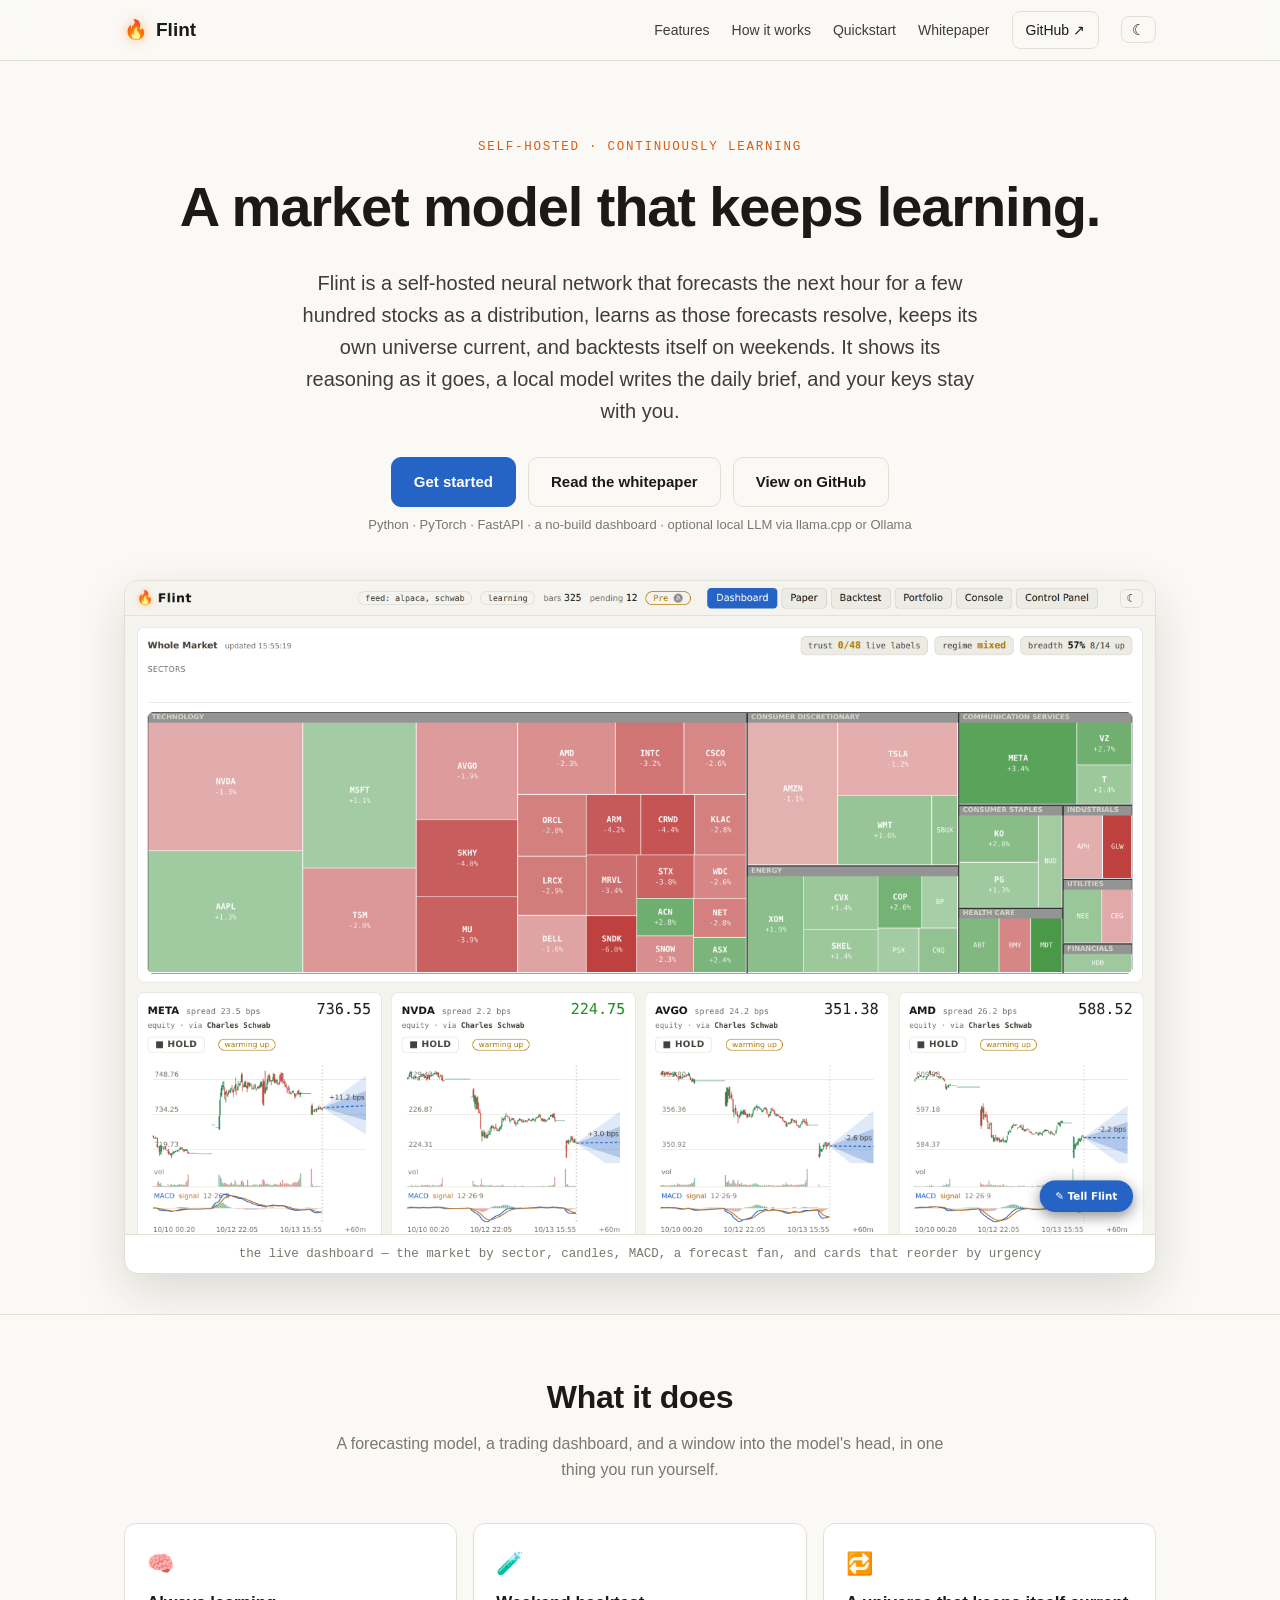
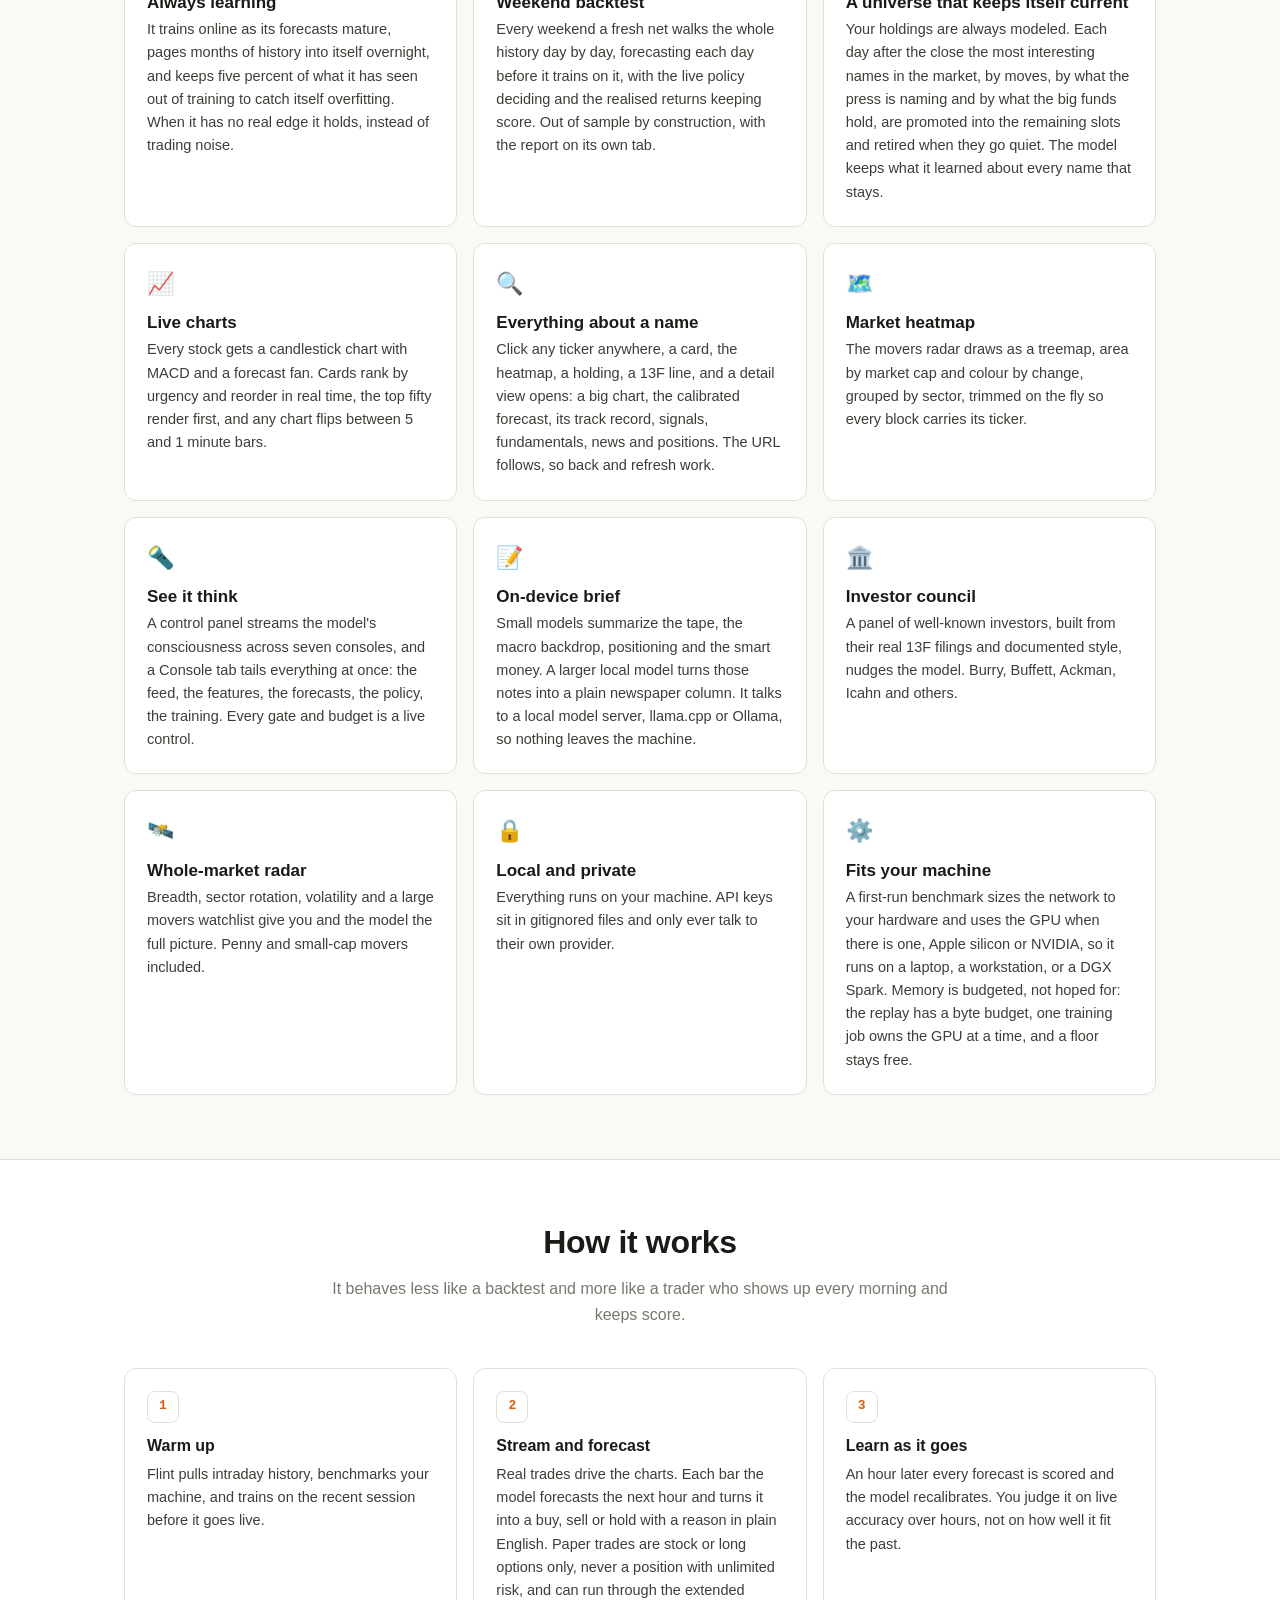
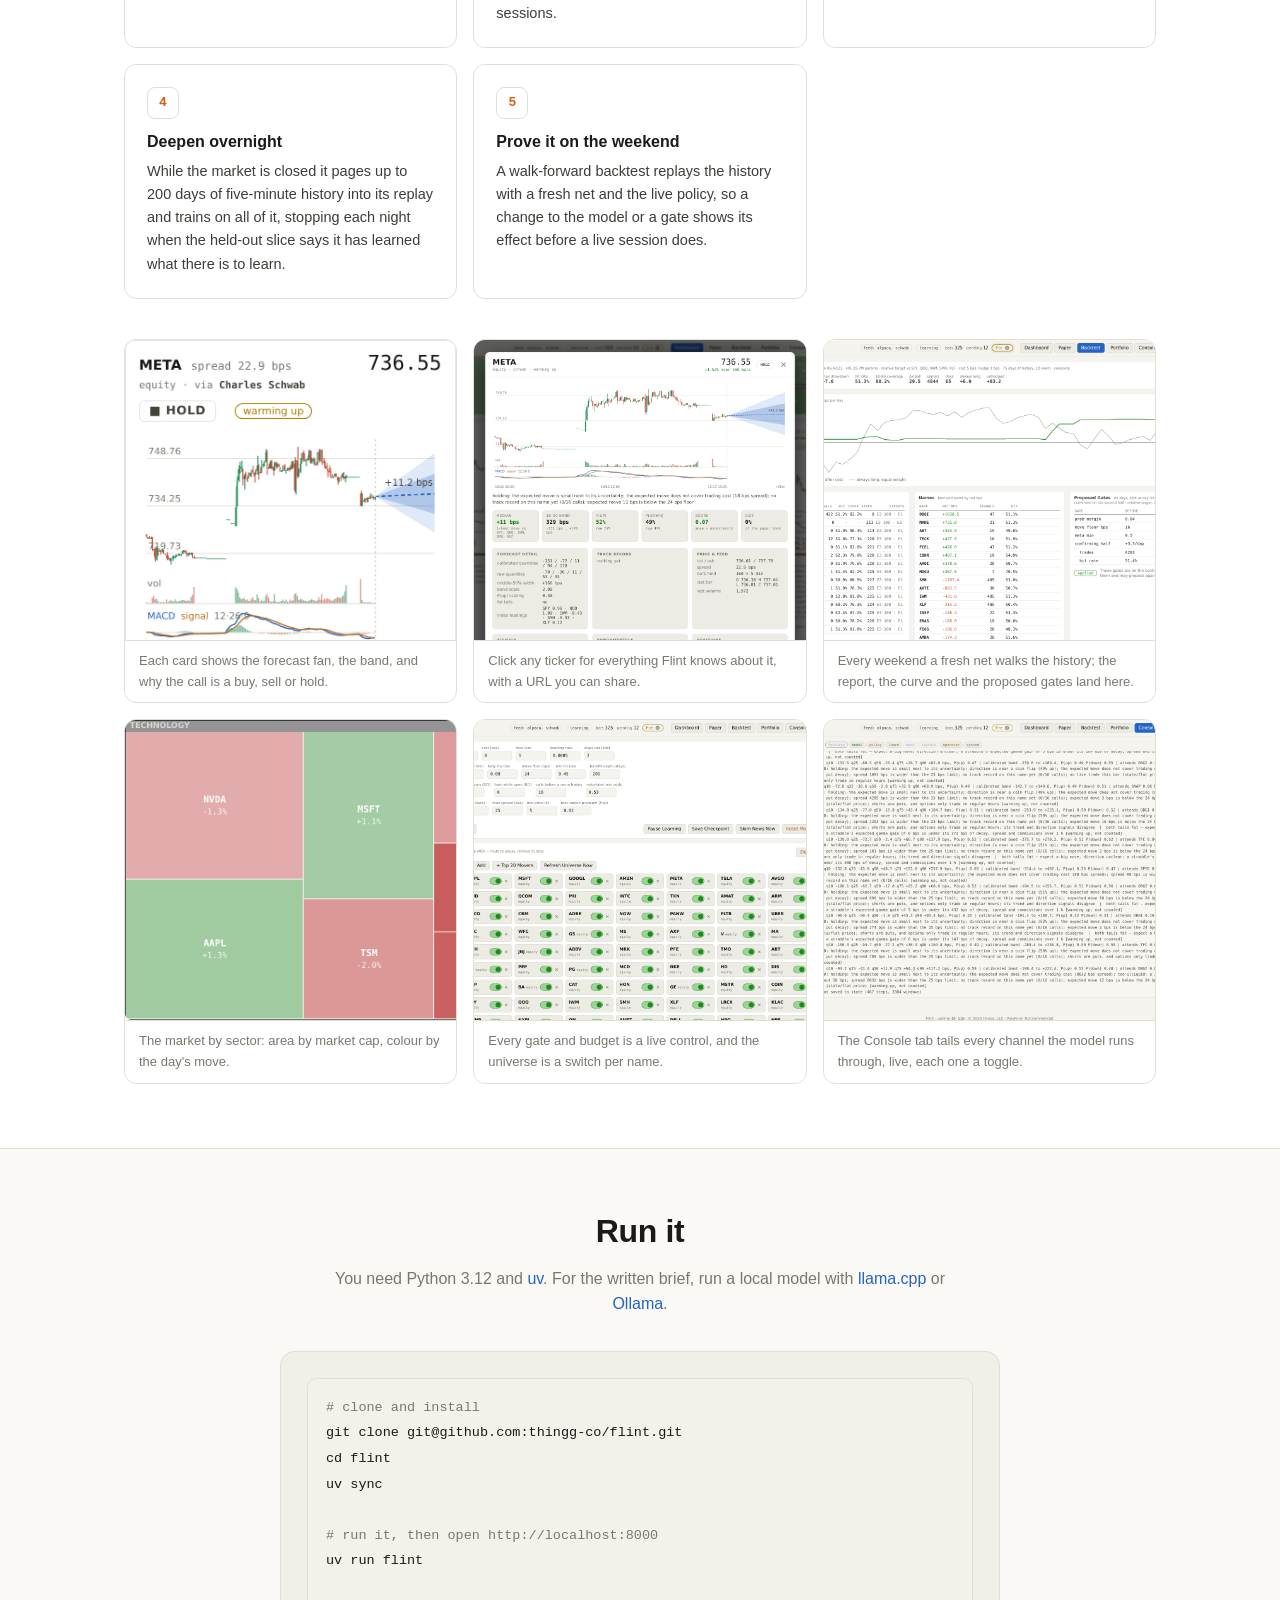
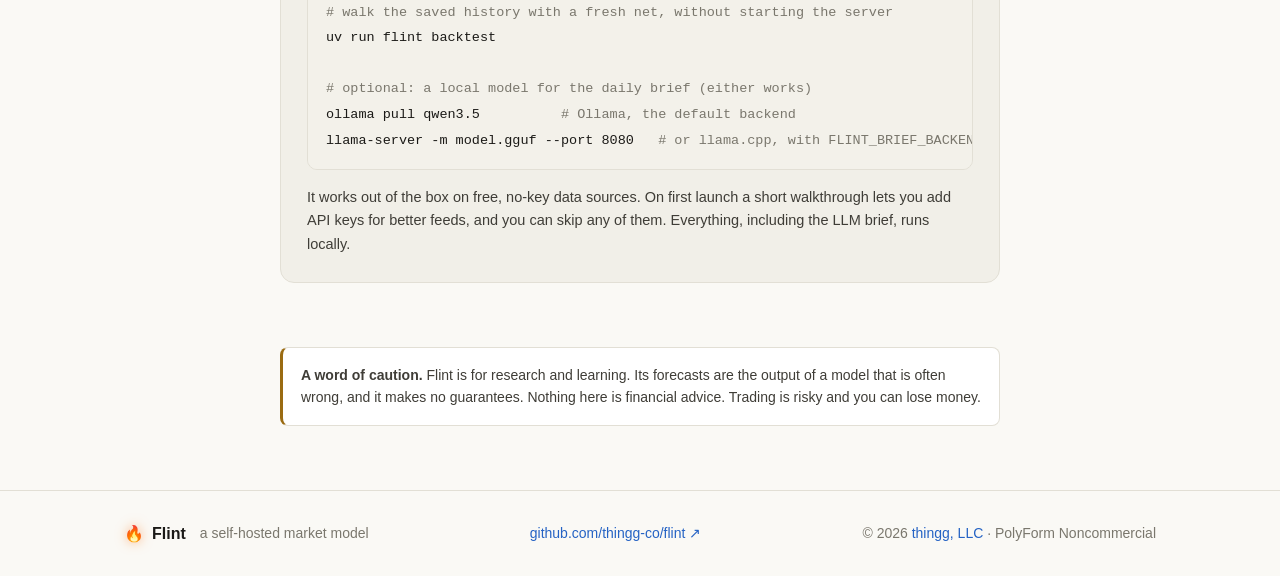
<file: docs/index.html>
<!doctype html>
<html lang="en">
<head>
<meta charset="utf-8">
<meta name="viewport" content="width=device-width, initial-scale=1">
<!-- Google tag (gtag.js) -->
<script async src="https://www.googletagmanager.com/gtag/js?id=G-0W099NHD80"></script>
<script>
  window.dataLayer = window.dataLayer || [];
  function gtag(){dataLayer.push(arguments);}
  gtag('js', new Date());
  gtag('config', 'G-0W099NHD80');
</script>
<title>Flint — a market model that keeps learning</title>
<meta name="description" content="Flint is a self-hosted neural network that forecasts the next hour for a few hundred stocks as a distribution, learns as those forecasts resolve, keeps its own universe current, and backtests itself on weekends. Runs on your machine; your keys stay with you.">
<meta property="og:title" content="Flint">
<meta property="og:description" content="A self-hosted, continuously learning market model with calibrated forecasts, a self-updating universe, a weekend walk-forward backtest, a live dashboard and an on-device brief.">
<meta property="og:type" content="website">
<link rel="icon" href="data:image/svg+xml,<svg xmlns='http://www.w3.org/2000/svg' viewBox='0 0 100 100'><text y='.9em' font-size='90'>🔥</text></svg>">
<script src="theme.js"></script>
<style>
  :root{
    --bg:#0b0b0a; --surface:#151513; --surface2:#1c1c19; --border:#2b2b27;
    --ink:#f6f5f0; --ink2:#c6c5ba; --muted:#8c8a81;
    --blue:#3987e5; --green:#26a269; --red:#e0574b; --fire:#ff7a1a; --gold:#ffd479;
    --code-bg:#0d0d0c; --shadow:0 24px 70px rgba(0,0,0,.55);
    --sans:-apple-system,BlinkMacSystemFont,"Segoe UI",Roboto,Helvetica,Arial,sans-serif;
    --mono:ui-monospace,SFMono-Regular,"SF Mono",Menlo,Consolas,monospace;
    --max:1080px;
    color-scheme:dark;
  }
  @media (prefers-color-scheme: light){
    :root:not([data-theme="dark"]){
      --bg:#faf9f5; --surface:#ffffff; --surface2:#f1efe8; --border:#e2dfd5;
      --ink:#1b1a17; --ink2:#3f3d37; --muted:#7a776d;
      --blue:#2563c4; --green:#1e8449; --red:#c23b30; --fire:#d95d0e; --gold:#9a6b12;
      --code-bg:#f3f1ea; --shadow:0 18px 50px rgba(27,26,23,.14);
      color-scheme:light;
    }
  }
  :root[data-theme="light"]{
    --bg:#faf9f5; --surface:#ffffff; --surface2:#f1efe8; --border:#e2dfd5;
    --ink:#1b1a17; --ink2:#3f3d37; --muted:#7a776d;
    --blue:#2563c4; --green:#1e8449; --red:#c23b30; --fire:#d95d0e; --gold:#9a6b12;
    --code-bg:#f3f1ea; --shadow:0 18px 50px rgba(27,26,23,.14);
    color-scheme:light;
  }
  *{box-sizing:border-box}
  html{scroll-behavior:smooth}
  body{margin:0;background:var(--bg);color:var(--ink2);font-family:var(--sans);line-height:1.6;font-size:16px;
    -webkit-font-smoothing:antialiased}
  a{color:var(--blue);text-decoration:none}
  a:hover{text-decoration:underline}
  h1,h2,h3{color:var(--ink);line-height:1.15;margin:0 0 .5em}
  .wrap{max-width:var(--max);margin:0 auto;padding:0 24px}
  .mono{font-family:var(--mono)}

  /* nav */
  header.nav{position:sticky;top:0;z-index:10;background:color-mix(in srgb,var(--bg) 84%,transparent);backdrop-filter:blur(10px);
    border-bottom:1px solid var(--border)}
  .nav .wrap{display:flex;align-items:center;gap:18px;height:60px}
  .brand{font-weight:700;font-size:19px;color:var(--ink);display:flex;align-items:center;gap:8px}
  .brand .fire{filter:drop-shadow(0 0 6px rgba(255,122,26,.5))}
  .nav nav{margin-left:auto;display:flex;gap:22px;align-items:center;font-size:14px}
  .nav nav a{color:var(--ink2)}
  .nav .gh{border:1px solid var(--border);border-radius:8px;padding:7px 13px;color:var(--ink)}
  .nav .gh:hover{border-color:var(--ink2);text-decoration:none}
  .nav .tgl{border:1px solid var(--border);border-radius:8px;padding:5px 10px;background:transparent;color:var(--ink);font:inherit;font-size:15px;line-height:1;cursor:pointer}
  .nav .tgl:hover{border-color:var(--ink2)}
  @media(max-width:640px){.nav nav a.hide-sm{display:none}}

  /* hero */
  .hero{position:relative;overflow:hidden;border-bottom:1px solid var(--border)}
  .hero::before{content:"";position:absolute;inset:-40% 0 auto 0;height:520px;
    background:radial-gradient(60% 100% at 50% 0,rgba(255,122,26,.16),transparent 70%);pointer-events:none}
  .hero .wrap{position:relative;padding:76px 24px 40px;text-align:center}
  .eyebrow{font-family:var(--mono);font-size:12.5px;letter-spacing:.14em;text-transform:uppercase;color:var(--fire);margin-bottom:18px}
  .hero h1{font-size:clamp(34px,6vw,56px);letter-spacing:-.02em}
  .hero p.lede{font-size:clamp(17px,2.4vw,20px);max-width:680px;margin:18px auto 0;color:var(--ink2)}
  .cta{display:flex;gap:12px;justify-content:center;flex-wrap:wrap;margin:30px 0 8px}
  .btn{display:inline-block;border-radius:10px;padding:12px 22px;font-weight:600;font-size:15px}
  .btn.primary{background:var(--blue);color:#fff;border:1px solid var(--blue)}
  .btn.primary:hover{filter:brightness(1.08);text-decoration:none}
  .btn.ghost{border:1px solid var(--border);color:var(--ink)}
  .btn.ghost:hover{border-color:var(--ink2);text-decoration:none}
  .hero-note{font-size:13px;color:var(--muted);margin-top:6px}
  .shot{margin-top:44px;border:1px solid var(--border);border-radius:14px;overflow:hidden;
    box-shadow:var(--shadow);background:var(--surface)}
  .shot img{display:block;width:100%;height:auto}
  /* Screenshots come in pairs; the one that matches the page's theme shows, the same way the theme itself is chosen:
     dark by default, light when the system prefers it and the toggle has not said dark, or when the toggle said light. */
  :root img.theme-light{display:none}          /* :root for specificity over .shot img / .showcase img */
  @media (prefers-color-scheme: light){
    :root:not([data-theme="dark"]) img.theme-dark{display:none}
    :root:not([data-theme="dark"]) img.theme-light{display:block}
  }
  :root[data-theme="light"] img.theme-dark{display:none}
  :root[data-theme="light"] img.theme-light{display:block}
  .shot .cap{font-size:12.5px;color:var(--muted);padding:9px 14px;border-top:1px solid var(--border);font-family:var(--mono)}

  section{padding:64px 0}
  section h2{font-size:clamp(24px,3.4vw,32px);text-align:center;letter-spacing:-.01em}
  section .sub{text-align:center;color:var(--muted);max-width:620px;margin:10px auto 0}

  /* features */
  .grid{display:grid;grid-template-columns:repeat(auto-fit,minmax(280px,1fr));gap:16px;margin-top:40px}
  .feat{background:var(--surface);border:1px solid var(--border);border-radius:12px;padding:22px}
  .feat:hover{border-color:#3a3a34}
  .feat .ic{font-size:22px;margin-bottom:12px}
  .feat h3{font-size:17px;margin-bottom:6px}
  .feat p{font-size:14.5px;margin:0;color:var(--ink2)}

  /* how */
  .steps{display:grid;grid-template-columns:repeat(auto-fit,minmax(260px,1fr));gap:16px;margin-top:40px;counter-reset:s}
  .step{background:var(--surface);border:1px solid var(--border);border-radius:12px;padding:22px;position:relative}
  .step::before{counter-increment:s;content:counter(s);font-family:var(--mono);font-size:13px;font-weight:700;
    color:var(--fire);border:1px solid var(--border);border-radius:8px;width:30px;height:30px;display:flex;
    align-items:center;justify-content:center;margin-bottom:14px}
  .step h3{font-size:16px}
  .step p{font-size:14.5px;margin:0}

  /* showcase */
  .showcase{display:grid;grid-template-columns:repeat(3,1fr);gap:16px;margin-top:40px}
  @media(max-width:1000px){.showcase{grid-template-columns:1fr 1fr}}
  footer .copy{margin-left:auto;color:var(--muted,#898781)}
  @media(max-width:760px){.showcase{grid-template-columns:1fr}}
  .showcase figure{margin:0;background:var(--surface);border:1px solid var(--border);border-radius:12px;overflow:hidden}
  .showcase img{display:block;width:100%;height:300px;object-fit:cover;object-position:top}
  .showcase img.corner{object-position:left top}       /* the wide treemap: its biggest names sit top left */
  @media(max-width:760px){.showcase img{height:auto}}
  .showcase figcaption{font-size:13px;color:var(--muted);padding:10px 14px;border-top:1px solid var(--border)}

  /* quickstart */
  .qs{background:var(--surface2);border:1px solid var(--border);border-radius:14px;padding:26px;max-width:720px;margin:34px auto 0}
  pre{background:var(--code-bg);border:1px solid var(--border);border-radius:10px;padding:16px 18px;overflow-x:auto;margin:0}
  code{font-family:var(--mono);font-size:13.5px;color:var(--ink)}
  pre .c{color:var(--muted)}
  pre .p{color:var(--fire)}
  .qs p{font-size:14.5px;margin:16px 0 0;color:var(--ink2)}

  /* disclaimer + footer */
  .note{max-width:720px;margin:0 auto;border:1px solid var(--border);border-left:3px solid var(--gold);
    border-radius:8px;padding:16px 18px;background:var(--surface);font-size:14px;color:var(--ink2)}
  footer{border-top:1px solid var(--border);padding:30px 0;color:var(--muted);font-size:14px}
  footer .wrap{display:flex;gap:14px;align-items:center;flex-wrap:wrap}
  footer .brand{font-size:16px}
  footer a{margin-left:auto}
  .up{color:var(--green)} .down{color:var(--red)}
</style>
</head>
<body>
<header class="nav">
  <div class="wrap">
    <span class="brand"><span class="fire">🔥</span> Flint</span>
    <nav>
      <a class="hide-sm" href="#features">Features</a>
      <a class="hide-sm" href="#how">How it works</a>
      <a class="hide-sm" href="#quickstart">Quickstart</a>
      <a class="hide-sm" href="whitepaper.html">Whitepaper</a>
      <a class="gh" href="https://github.com/thingg-co/flint">GitHub ↗</a>
      <button id="theme-toggle" class="tgl" type="button" aria-label="Switch theme">☀</button>
    </nav>
  </div>
</header>

<div class="hero">
  <div class="wrap">
    <div class="eyebrow">self-hosted · continuously learning</div>
    <h1>A market model that keeps learning.</h1>
    <p class="lede">Flint is a self-hosted neural network that forecasts the next hour for a few hundred
      stocks as a distribution, learns as those forecasts resolve, keeps its own universe current, and
      backtests itself on weekends. It shows its reasoning as it goes, a local model writes the daily
      brief, and your keys stay with you.</p>
    <div class="cta">
      <a class="btn primary" href="#quickstart">Get started</a>
      <a class="btn ghost" href="whitepaper.html">Read the whitepaper</a>
      <a class="btn ghost" href="https://github.com/thingg-co/flint">View on GitHub</a>
    </div>
    <div class="hero-note">Python · PyTorch · FastAPI · a no-build dashboard · optional local LLM via llama.cpp or Ollama</div>
    <div class="shot">
      <img class="theme-dark" src="img/dashboard-dark.png" loading="lazy" alt="The Flint dashboard: the whole-market heatmap, the trust, regime and breadth pills, and candlestick cards with forecast fans">
      <img class="theme-light" src="img/dashboard-light.png" loading="lazy" alt="The Flint dashboard: the whole-market heatmap, the trust, regime and breadth pills, and candlestick cards with forecast fans">
      <div class="cap">the live dashboard — the market by sector, candles, MACD, a forecast fan, and cards that reorder by urgency</div>
    </div>
  </div>
</div>

<section id="features">
  <div class="wrap">
    <h2>What it does</h2>
    <p class="sub">A forecasting model, a trading dashboard, and a window into the model's head, in one thing you run yourself.</p>
    <div class="grid">
      <div class="feat"><div class="ic">🧠</div><h3>Always learning</h3><p>It trains online as its forecasts mature, pages months of history into itself overnight, and keeps five percent of what it has seen out of training to catch itself overfitting. When it has no real edge it holds, instead of trading noise.</p></div>
      <div class="feat"><div class="ic">🧪</div><h3>Weekend backtest</h3><p>Every weekend a fresh net walks the whole history day by day, forecasting each day before it trains on it, with the live policy deciding and the realised returns keeping score. Out of sample by construction, with the report on its own tab.</p></div>
      <div class="feat"><div class="ic">🔁</div><h3>A universe that keeps itself current</h3><p>Your holdings are always modeled. Each day after the close the most interesting names in the market, by moves, by what the press is naming and by what the big funds hold, are promoted into the remaining slots and retired when they go quiet. The model keeps what it learned about every name that stays.</p></div>
      <div class="feat"><div class="ic">📈</div><h3>Live charts</h3><p>Every stock gets a candlestick chart with MACD and a forecast fan. Cards rank by urgency and reorder in real time, the top fifty render first, and any chart flips between 5 and 1 minute bars.</p></div>
      <div class="feat"><div class="ic">🔍</div><h3>Everything about a name</h3><p>Click any ticker anywhere, a card, the heatmap, a holding, a 13F line, and a detail view opens: a big chart, the calibrated forecast, its track record, signals, fundamentals, news and positions. The URL follows, so back and refresh work.</p></div>
      <div class="feat"><div class="ic">🗺️</div><h3>Market heatmap</h3><p>The movers radar draws as a treemap, area by market cap and colour by change, grouped by sector, trimmed on the fly so every block carries its ticker.</p></div>
      <div class="feat"><div class="ic">🔦</div><h3>See it think</h3><p>A control panel streams the model's consciousness across seven consoles, and a Console tab tails everything at once: the feed, the features, the forecasts, the policy, the training. Every gate and budget is a live control.</p></div>
      <div class="feat"><div class="ic">📝</div><h3>On-device brief</h3><p>Small models summarize the tape, the macro backdrop, positioning and the smart money. A larger local model turns those notes into a plain newspaper column. It talks to a local model server, llama.cpp or Ollama, so nothing leaves the machine.</p></div>
      <div class="feat"><div class="ic">🏛️</div><h3>Investor council</h3><p>A panel of well-known investors, built from their real 13F filings and documented style, nudges the model. Burry, Buffett, Ackman, Icahn and others.</p></div>
      <div class="feat"><div class="ic">🛰️</div><h3>Whole-market radar</h3><p>Breadth, sector rotation, volatility and a large movers watchlist give you and the model the full picture. Penny and small-cap movers included.</p></div>
      <div class="feat"><div class="ic">🔒</div><h3>Local and private</h3><p>Everything runs on your machine. API keys sit in gitignored files and only ever talk to their own provider.</p></div>
      <div class="feat"><div class="ic">⚙️</div><h3>Fits your machine</h3><p>A first-run benchmark sizes the network to your hardware and uses the GPU when there is one, Apple silicon or NVIDIA, so it runs on a laptop, a workstation, or a DGX Spark. Memory is budgeted, not hoped for: the replay has a byte budget, one training job owns the GPU at a time, and a floor stays free.</p></div>
    </div>
  </div>
</section>

<section id="how" style="background:var(--surface);border-top:1px solid var(--border);border-bottom:1px solid var(--border)">
  <div class="wrap">
    <h2>How it works</h2>
    <p class="sub">It behaves less like a backtest and more like a trader who shows up every morning and keeps score.</p>
    <div class="steps">
      <div class="step"><h3>Warm up</h3><p>Flint pulls intraday history, benchmarks your machine, and trains on the recent session before it goes live.</p></div>
      <div class="step"><h3>Stream and forecast</h3><p>Real trades drive the charts. Each bar the model forecasts the next hour and turns it into a buy, sell or hold with a reason in plain English. Paper trades are stock or long options only, never a position with unlimited risk, and can run through the extended sessions.</p></div>
      <div class="step"><h3>Learn as it goes</h3><p>An hour later every forecast is scored and the model recalibrates. You judge it on live accuracy over hours, not on how well it fit the past.</p></div>
      <div class="step"><h3>Deepen overnight</h3><p>While the market is closed it pages up to 200 days of five-minute history into its replay and trains on all of it, stopping each night when the held-out slice says it has learned what there is to learn.</p></div>
      <div class="step"><h3>Prove it on the weekend</h3><p>A walk-forward backtest replays the history with a fresh net and the live policy, so a change to the model or a gate shows its effect before a live session does.</p></div>
    </div>
    <div class="showcase">
      <figure><img class="theme-dark" src="img/card-dark.png" loading="lazy" alt="A single stock card with candlesticks, MACD, a forecast fan and a plain-English rationale"><img class="theme-light" src="img/card-light.png" loading="lazy" alt="A single stock card with candlesticks, MACD, a forecast fan and a plain-English rationale"><figcaption>Each card shows the forecast fan, the band, and why the call is a buy, sell or hold.</figcaption></figure>
      <figure><img class="theme-dark" src="img/detail-dark.png" loading="lazy" alt="The symbol detail view: a large chart, the calibrated forecast, its track record, the price feed and the index loadings for one stock"><img class="theme-light" src="img/detail-light.png" loading="lazy" alt="The symbol detail view: a large chart, the calibrated forecast, its track record, the price feed and the index loadings for one stock"><figcaption>Click any ticker for everything Flint knows about it, with a URL you can share.</figcaption></figure>
      <figure><img class="theme-dark" src="img/backtest-dark.png" loading="lazy" alt="The Backtest tab: the walk-forward report, the equity curve against always-long, the days, the names, and the gates the sweep proposes"><img class="theme-light" src="img/backtest-light.png" loading="lazy" alt="The Backtest tab: the walk-forward report, the equity curve against always-long, the days, the names, and the gates the sweep proposes"><figcaption>Every weekend a fresh net walks the history; the report, the curve and the proposed gates land here.</figcaption></figure>
      <figure><img class="theme-dark corner" src="img/heatmap-dark.png" loading="lazy" alt="The whole-market heatmap: a treemap by sector, area by market cap, colour by change, with the trust, regime and breadth pills"><img class="theme-light corner" src="img/heatmap-light.png" loading="lazy" alt="The whole-market heatmap: a treemap by sector, area by market cap, colour by change, with the trust, regime and breadth pills"><figcaption>The market by sector: area by market cap, colour by the day's move.</figcaption></figure>
      <figure><img class="theme-dark" src="img/control-dark.png" loading="lazy" alt="The Control Panel: every gate and budget as a live control, and the universe as a toggle per name"><img class="theme-light" src="img/control-light.png" loading="lazy" alt="The Control Panel: every gate and budget as a live control, and the universe as a toggle per name"><figcaption>Every gate and budget is a live control, and the universe is a switch per name.</figcaption></figure>
      <figure><img class="theme-dark" src="img/console-dark.png" loading="lazy" alt="The Console tab: a terminal-style stream of the model, policy, learning and system channels"><img class="theme-light" src="img/console-light.png" loading="lazy" alt="The Console tab: a terminal-style stream of the model, policy, learning and system channels"><figcaption>The Console tab tails every channel the model runs through, live, each one a toggle.</figcaption></figure>
    </div>
  </div>
</section>

<section id="quickstart">
  <div class="wrap">
    <h2>Run it</h2>
    <p class="sub">You need Python 3.12 and <a href="https://docs.astral.sh/uv/">uv</a>. For the written brief, run a local model with <a href="https://github.com/ggml-org/llama.cpp">llama.cpp</a> or <a href="https://ollama.com/download">Ollama</a>.</p>
    <div class="qs">
<pre><code><span class="c"># clone and install</span>
git clone git@github.com:thingg-co/flint.git
cd flint
uv sync

<span class="c"># run it, then open http://localhost:8000</span>
uv run flint

<span class="c"># walk the saved history with a fresh net, without starting the server</span>
uv run flint backtest

<span class="c"># optional: a local model for the daily brief (either works)</span>
ollama pull qwen3.5          <span class="c"># Ollama, the default backend</span>
llama-server -m model.gguf --port 8080   <span class="c"># or llama.cpp, with FLINT_BRIEF_BACKEND=openai</span></code></pre>
      <p>It works out of the box on free, no-key data sources. On first launch a short walkthrough lets you add
        API keys for better feeds, and you can skip any of them. Everything, including the LLM brief, runs locally.</p>
    </div>
  </div>
</section>

<section style="padding-top:0">
  <div class="wrap">
    <div class="note"><strong>A word of caution.</strong> Flint is for research and learning. Its forecasts are
      the output of a model that is often wrong, and it makes no guarantees. Nothing here is financial advice.
      Trading is risky and you can lose money.</div>
  </div>
</section>

<footer>
  <div class="wrap">
    <span class="brand"><span class="fire">🔥</span> Flint</span>
    <span>a self-hosted market model</span>
    <a href="https://github.com/thingg-co/flint">github.com/thingg-co/flint ↗</a>
    <span class="copy">© 2026 <a href="https://thingg.co">thingg, LLC</a> · PolyForm Noncommercial</span>
  </div>
</footer>
</body>
</html>
</file>
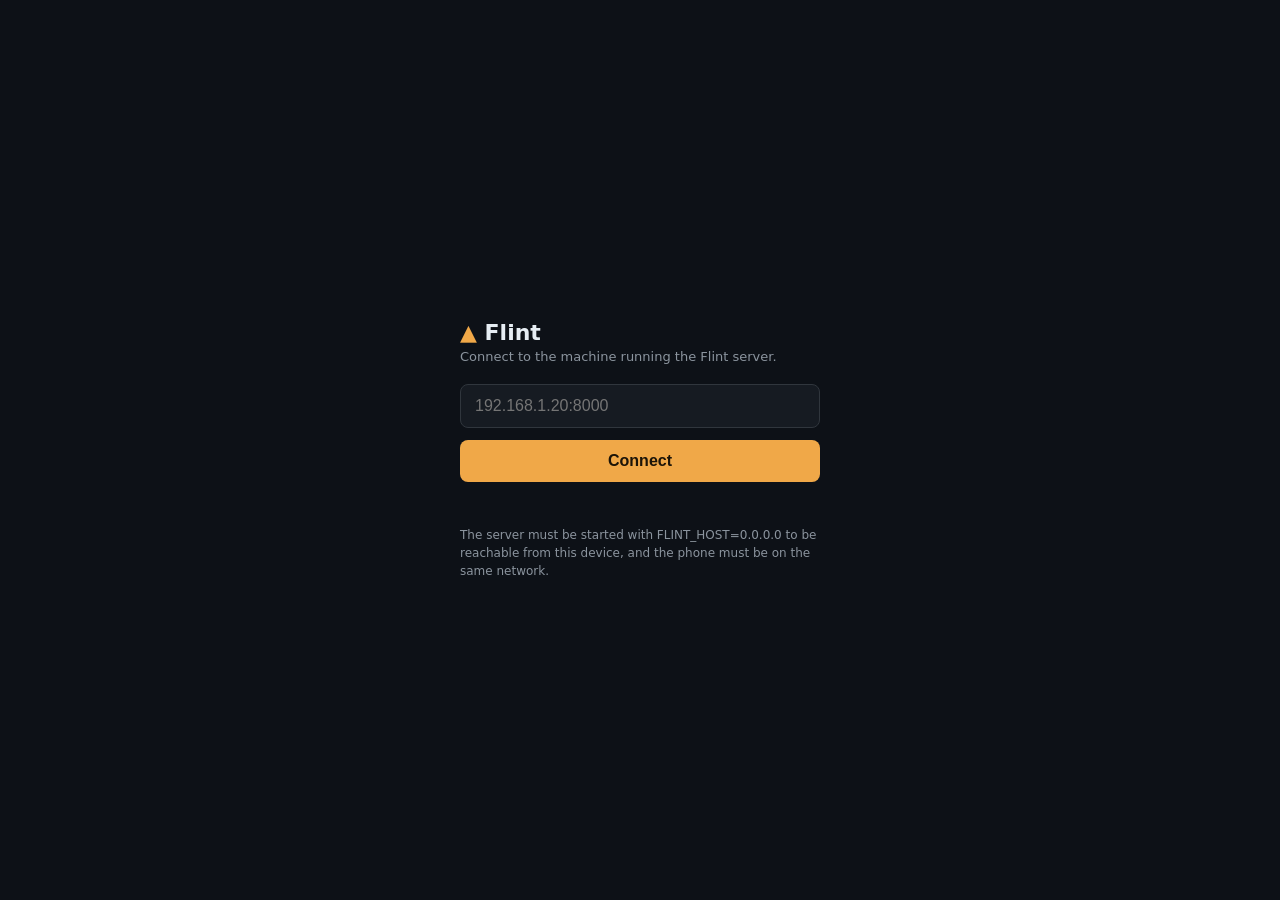
<file: mobile/src/index.html>
<!doctype html>
<html>
<head>
<meta charset="utf-8">
<meta name="viewport" content="width=device-width, initial-scale=1, viewport-fit=cover">
<title>Flint</title>
<style>
  :root { color-scheme: dark; }
  body { margin: 0; min-height: 100vh; display: flex; align-items: center; justify-content: center;
         background: #0d1117; color: #e6edf3; font: 16px -apple-system, Roboto, system-ui, sans-serif; }
  .card { width: min(88vw, 360px); padding: 28px; }
  h1 { font-size: 22px; margin: 0 0 4px; } h1 span { color: #f0a848; }
  p { color: #8b949e; font-size: 13px; margin: 0 0 20px; }
  input { width: 100%; box-sizing: border-box; padding: 12px 14px; font-size: 16px; border-radius: 8px;
          border: 1px solid #30363d; background: #161b22; color: #e6edf3; outline: none; }
  input:focus { border-color: #f0a848; }
  button { width: 100%; margin-top: 12px; padding: 12px; font-size: 16px; border: 0; border-radius: 8px;
           background: #f0a848; color: #1c1408; font-weight: 600; }
  button:active { filter: brightness(.9); }
  .err { color: #e0574b; font-size: 13px; min-height: 18px; margin-top: 10px; }
  .hint { color: #8b949e; font-size: 12px; margin-top: 16px; line-height: 1.5; }
</style>
</head>
<body>
<div class="card">
  <h1><span>▲</span> Flint</h1>
  <p>Connect to the machine running the Flint server.</p>
  <input id="addr" placeholder="192.168.1.20:8000" inputmode="url" autocapitalize="off" autocorrect="off">
  <button id="go">Connect</button>
  <div class="err" id="err"></div>
  <div class="hint">The server must be started with FLINT_HOST=0.0.0.0 to be reachable
    from this device, and the phone must be on the same network.</div>
</div>
<script>
  const $ = s => document.querySelector(s);
  let saved = "";
  try { saved = localStorage.getItem("flint_server") || ""; } catch (e) {}
  if (saved) $("#addr").value = saved;

  function normalize(v) {
    v = v.trim().replace(/\/+$/, "");
    if (!v) return null;
    if (!/^https?:\/\//.test(v)) v = "http://" + v;
    if (!/:\d+$/.test(v.replace(/^https?:\/\//, ""))) v += ":8000";
    return v;
  }

  async function connect(url) {
    $("#err").textContent = "";
    $("#go").textContent = "Connecting…";
    try {
      const ctl = new AbortController();
      const t = setTimeout(() => ctl.abort(), 4000);
      const r = await fetch(url + "/api/state", { signal: ctl.signal });
      clearTimeout(t);
      if (!r.ok) throw new Error("HTTP " + r.status);
      try { localStorage.setItem("flint_server", url); } catch (e) {}
      window.location.href = url + "/";
    } catch (e) {
      $("#go").textContent = "Connect";
      $("#err").textContent = "Could not reach " + url + " — check the address, the network, and FLINT_HOST.";
    }
  }

  $("#go").addEventListener("click", () => { const u = normalize($("#addr").value); if (u) connect(u); });
  $("#addr").addEventListener("keydown", e => { if (e.key === "Enter") $("#go").click(); });
  // Auto-connect on launch when a server is remembered; landing back here (Android back
  // button) shows the form so the address can be changed.
  if (saved && !sessionStorage.getItem("flint_stay")) {
    try { sessionStorage.setItem("flint_stay", "1"); } catch (e) {}
    connect(saved);
  }
</script>
</body>
</html>
</file>
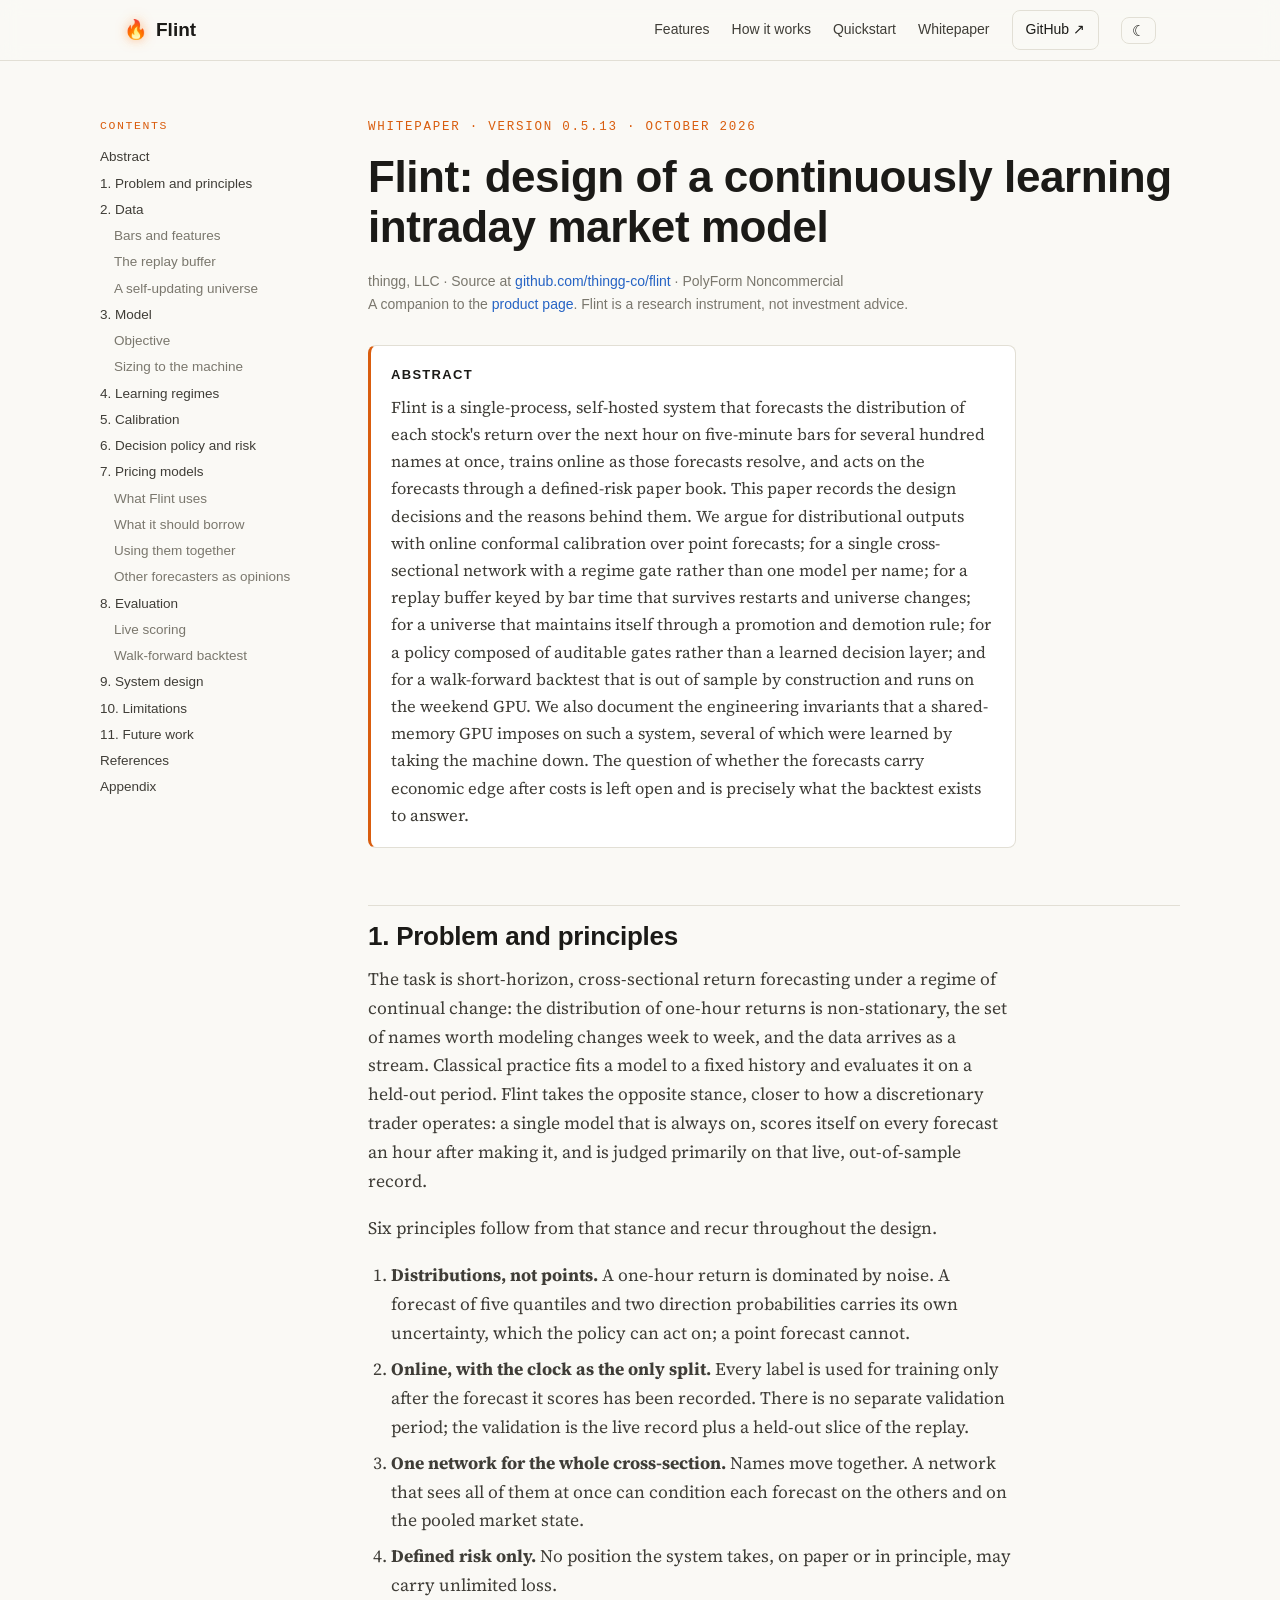
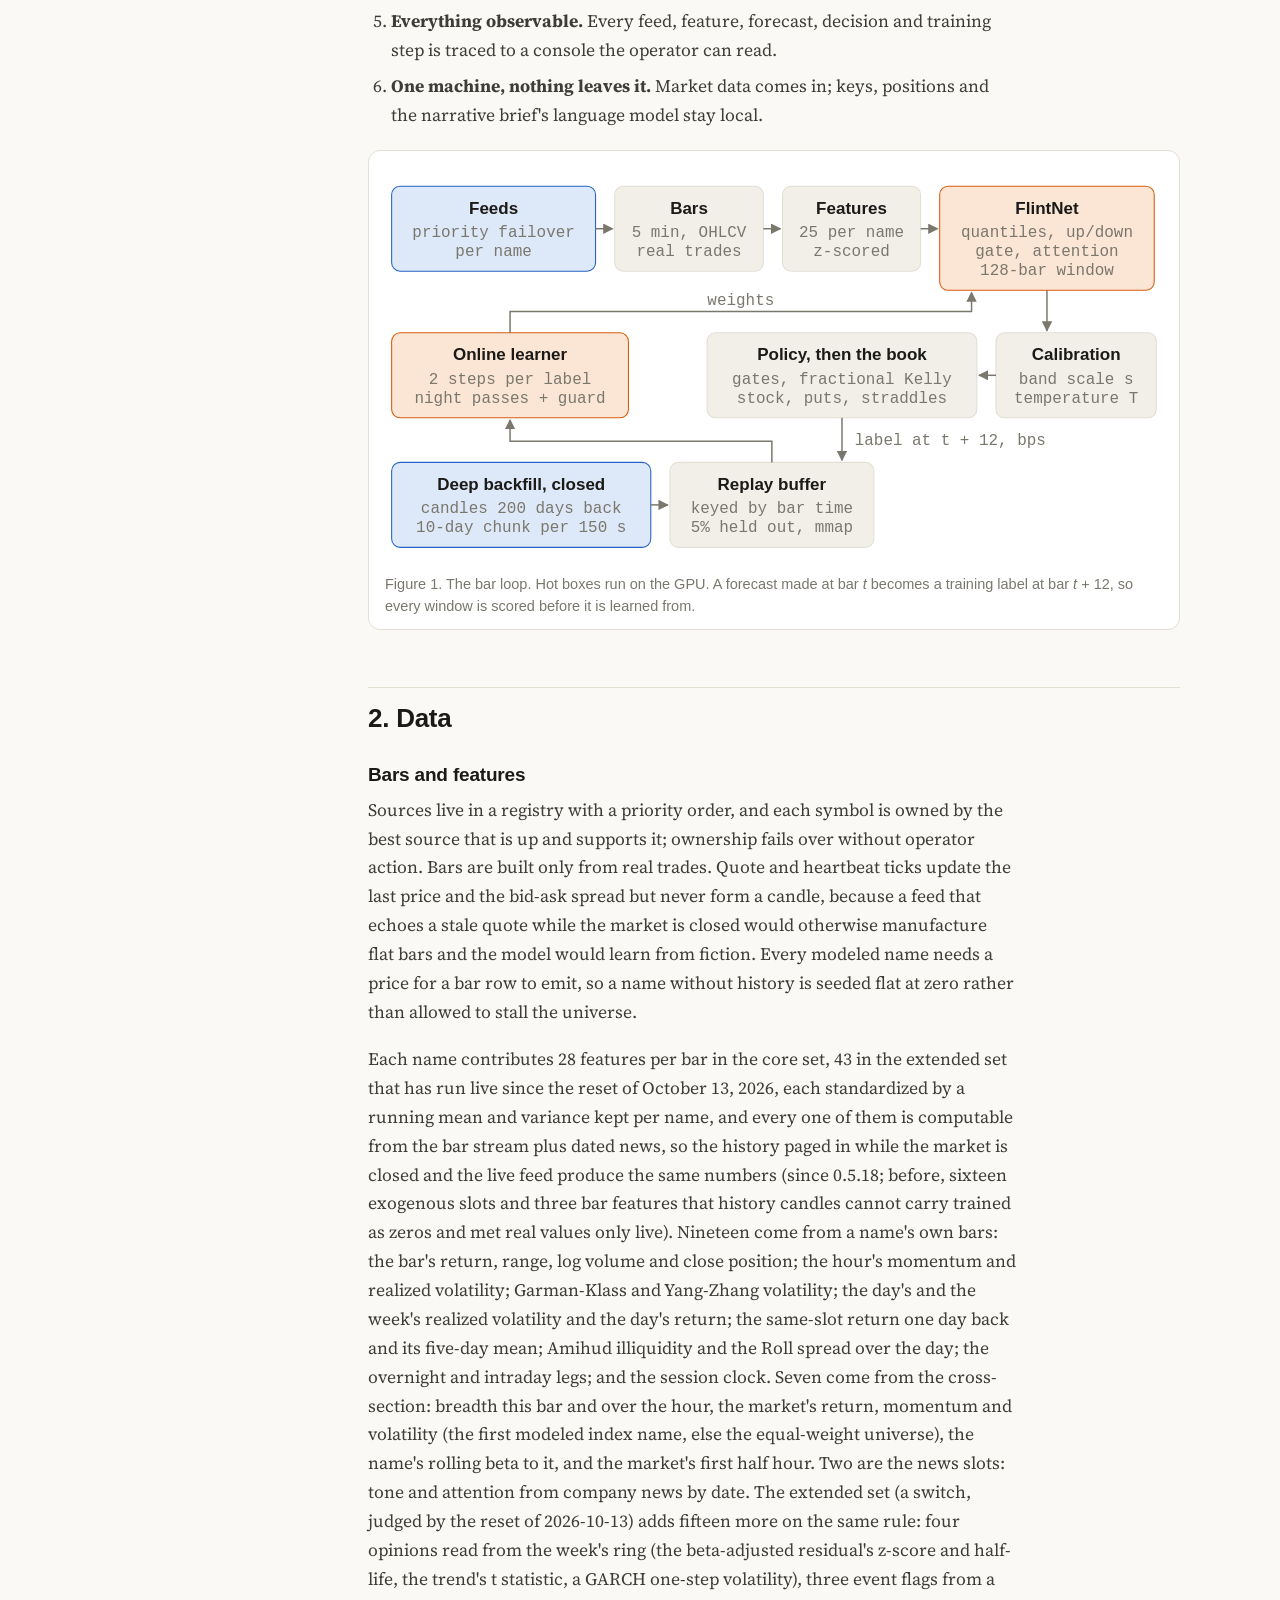
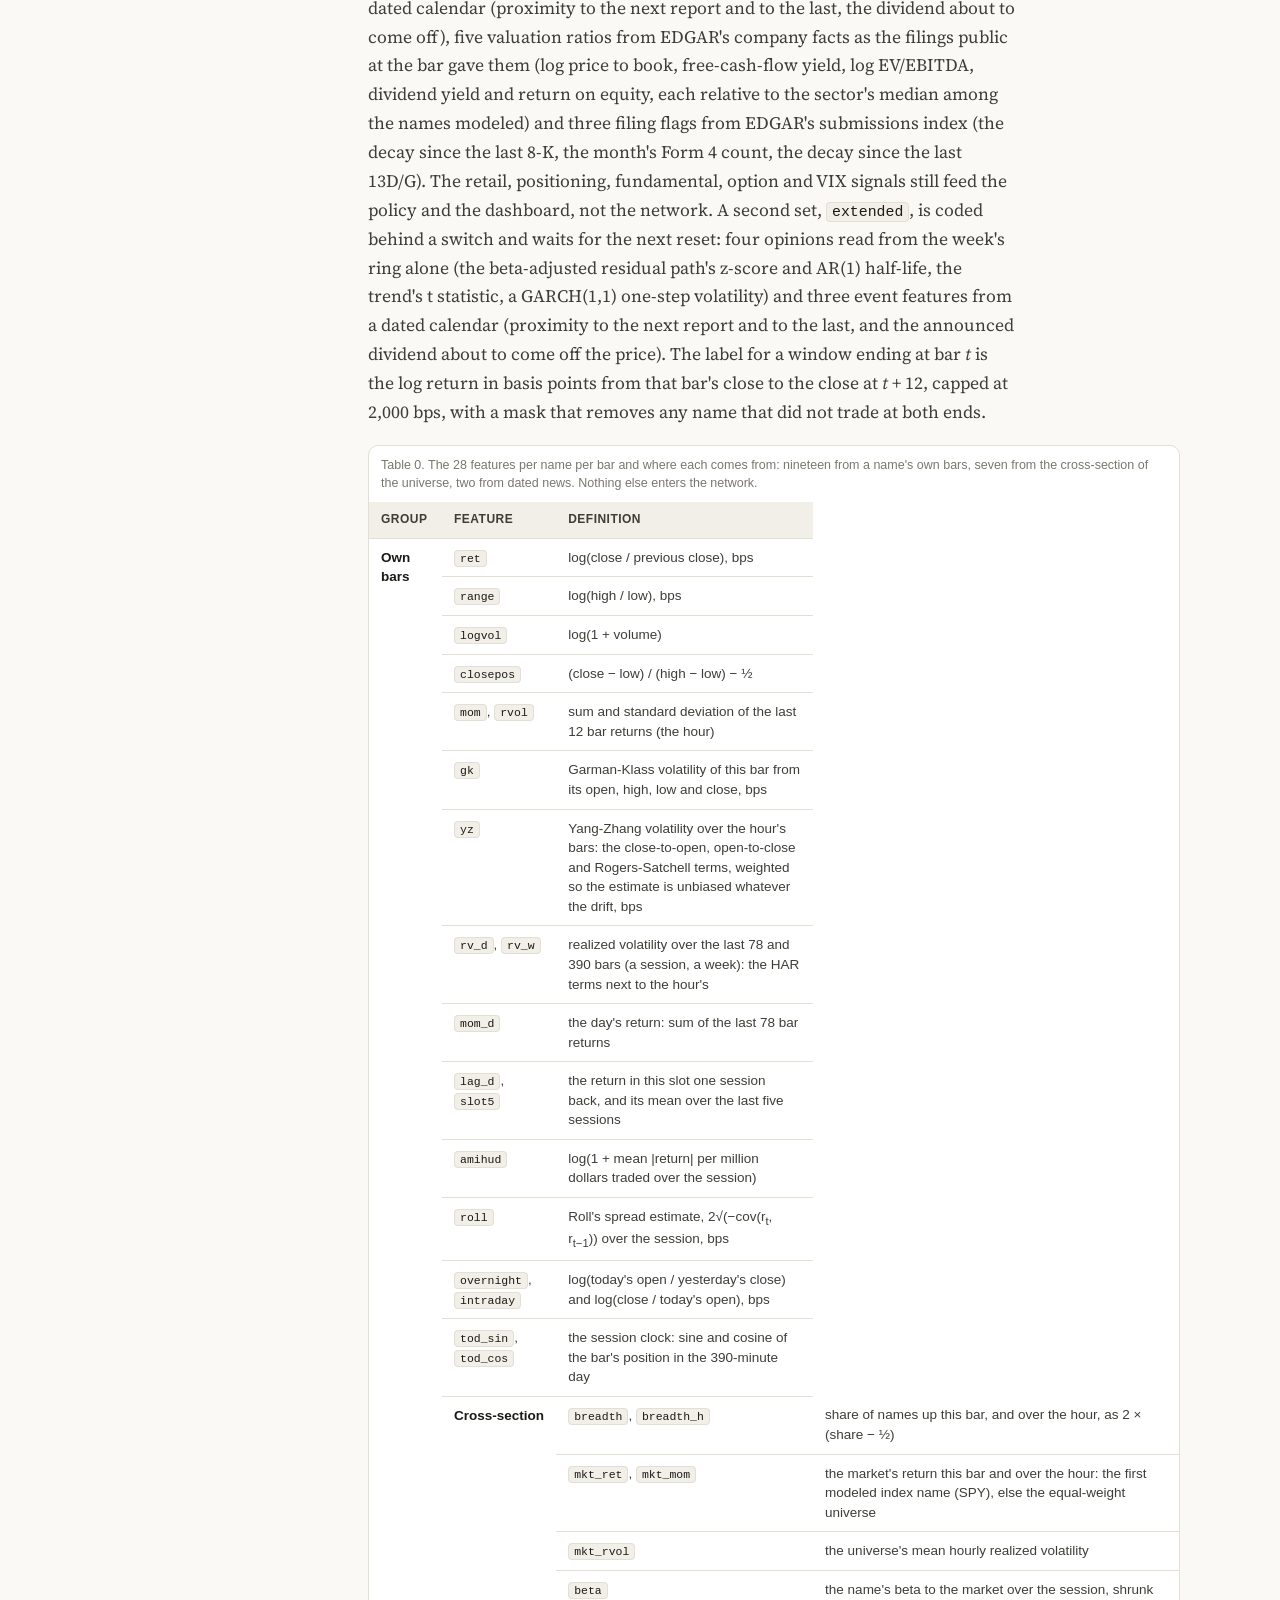
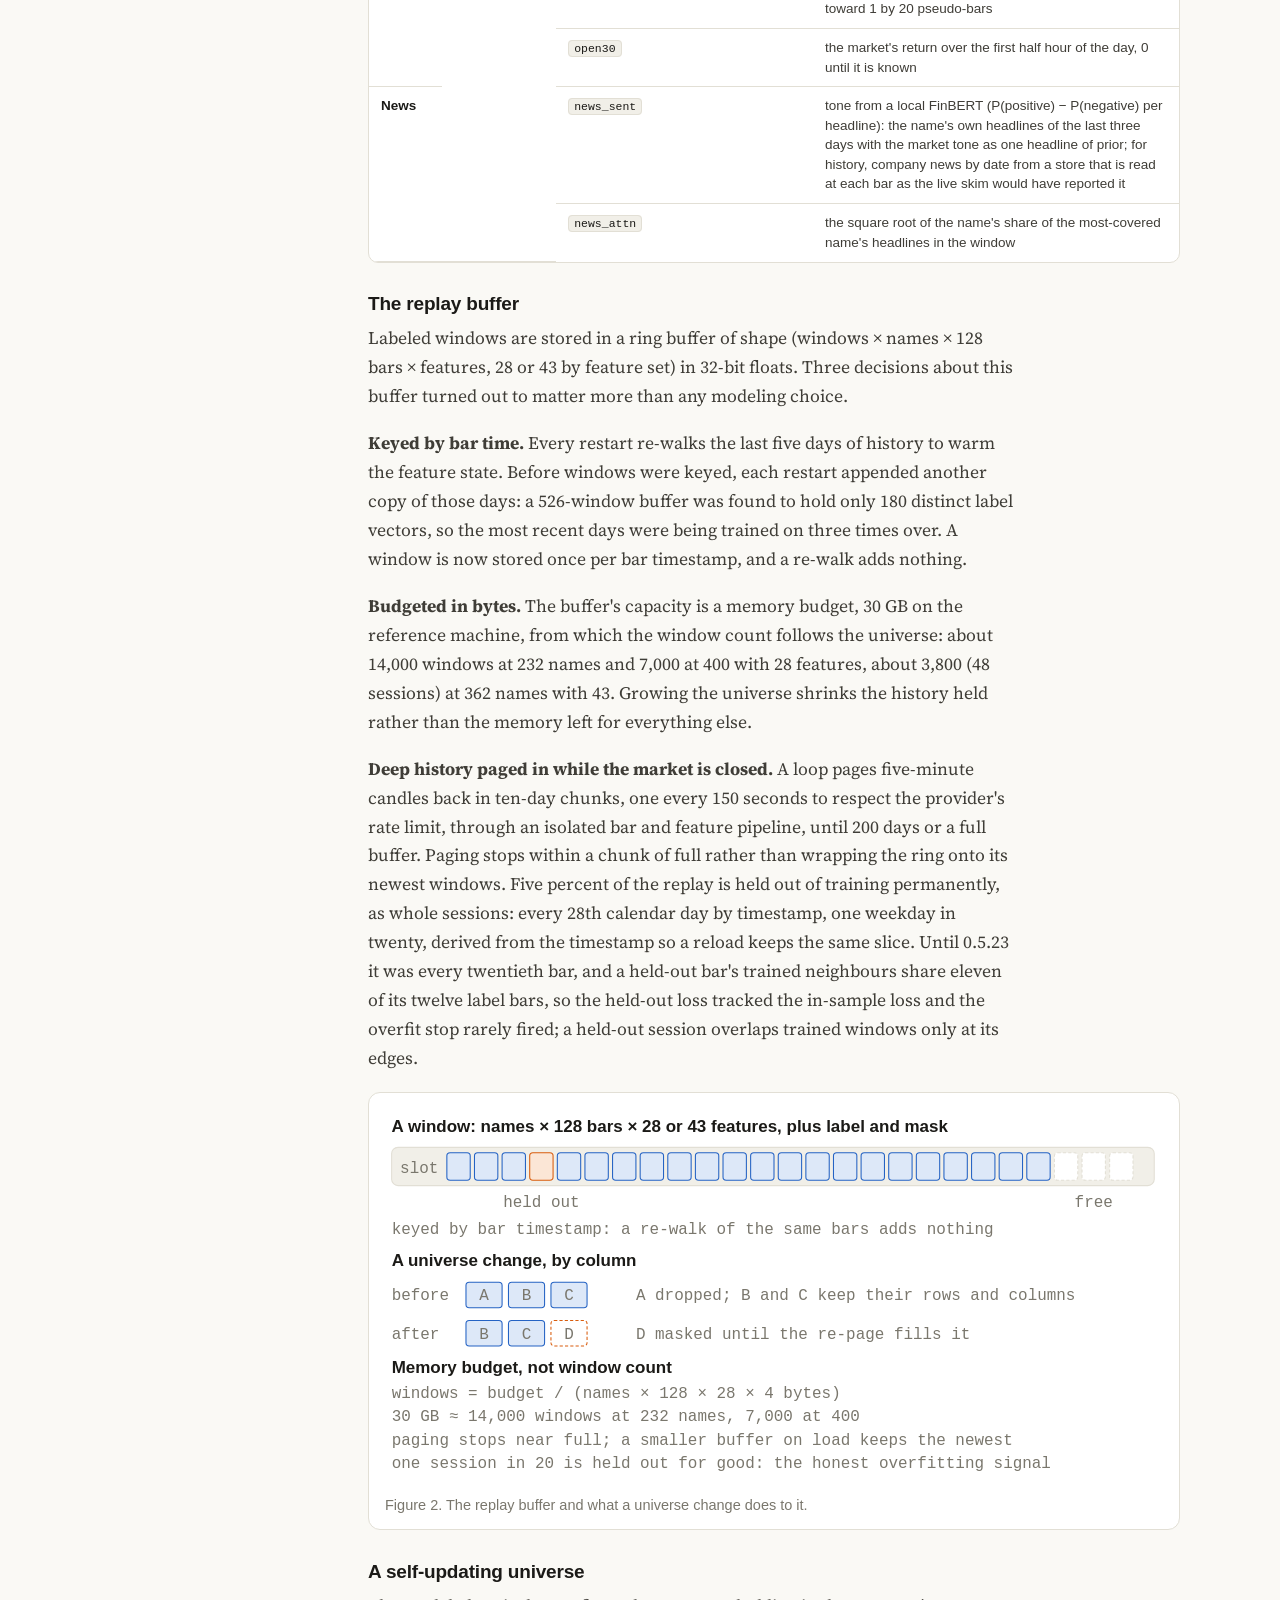
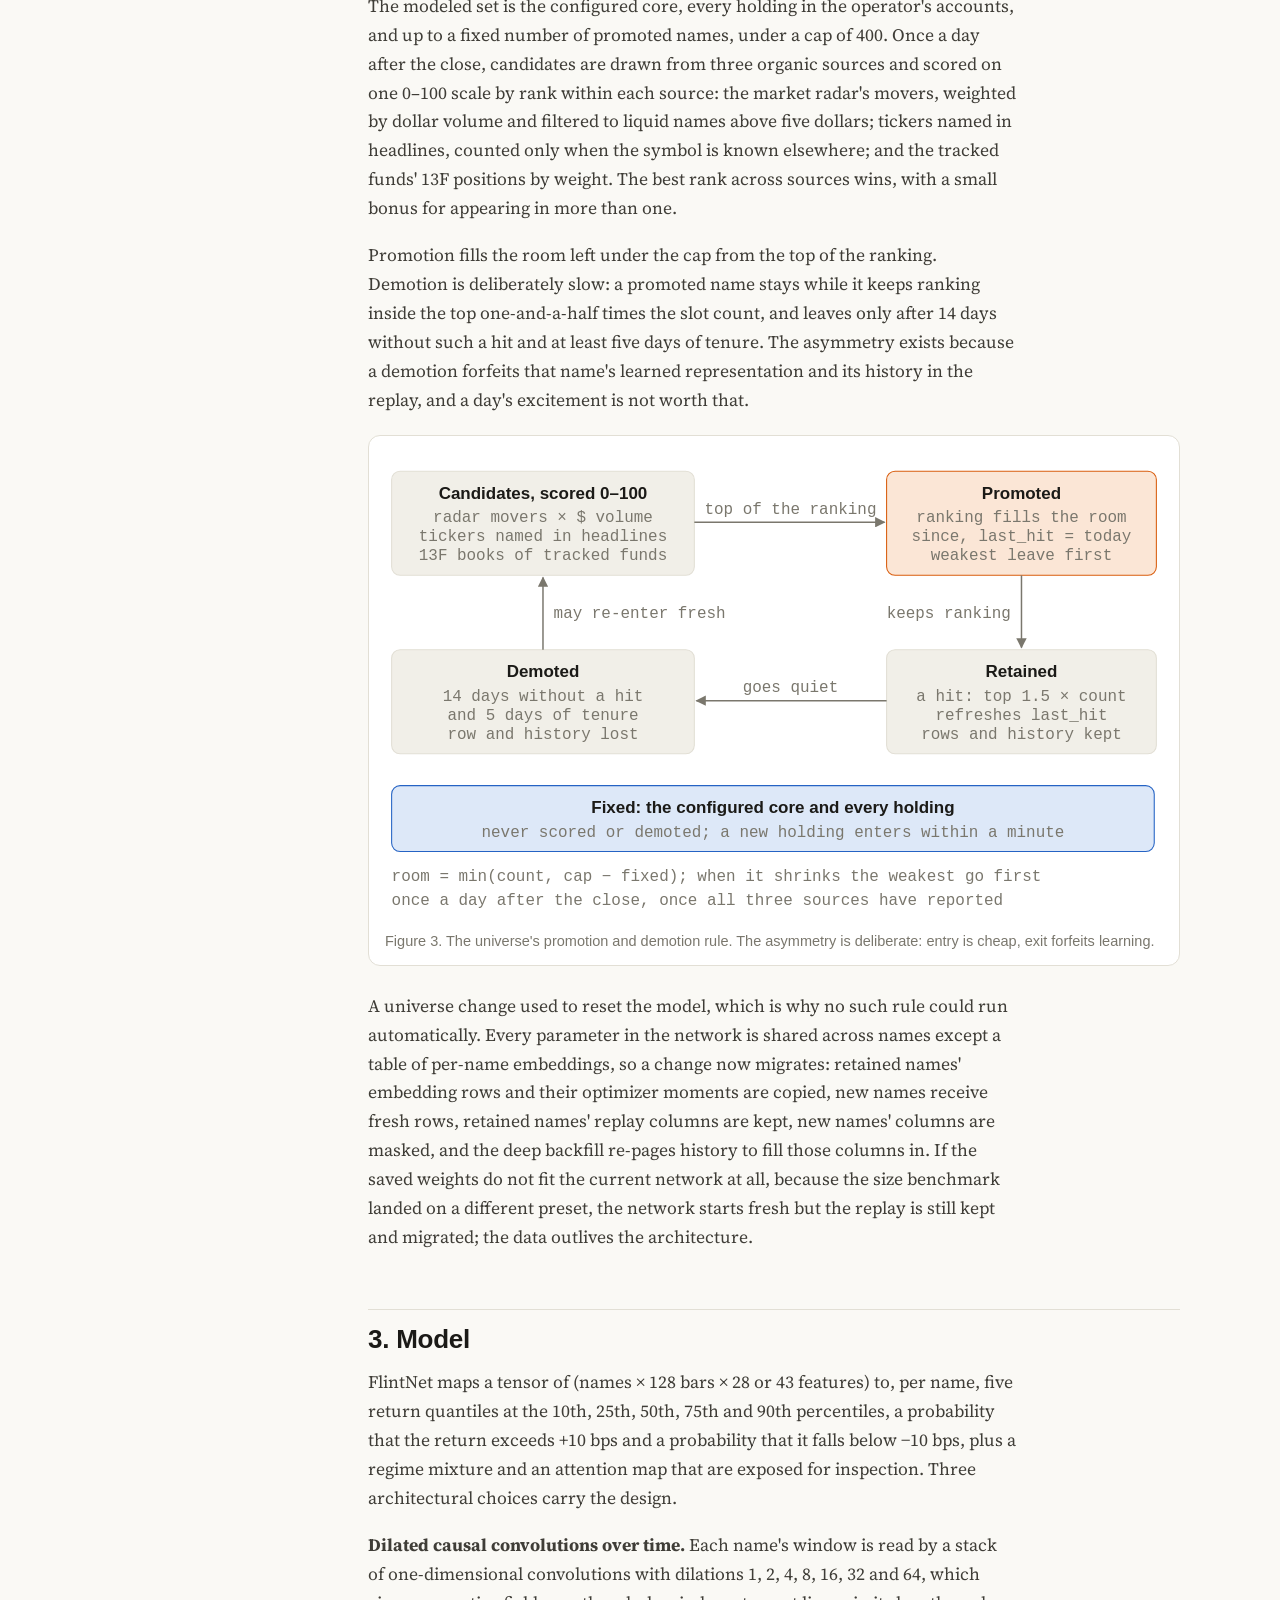
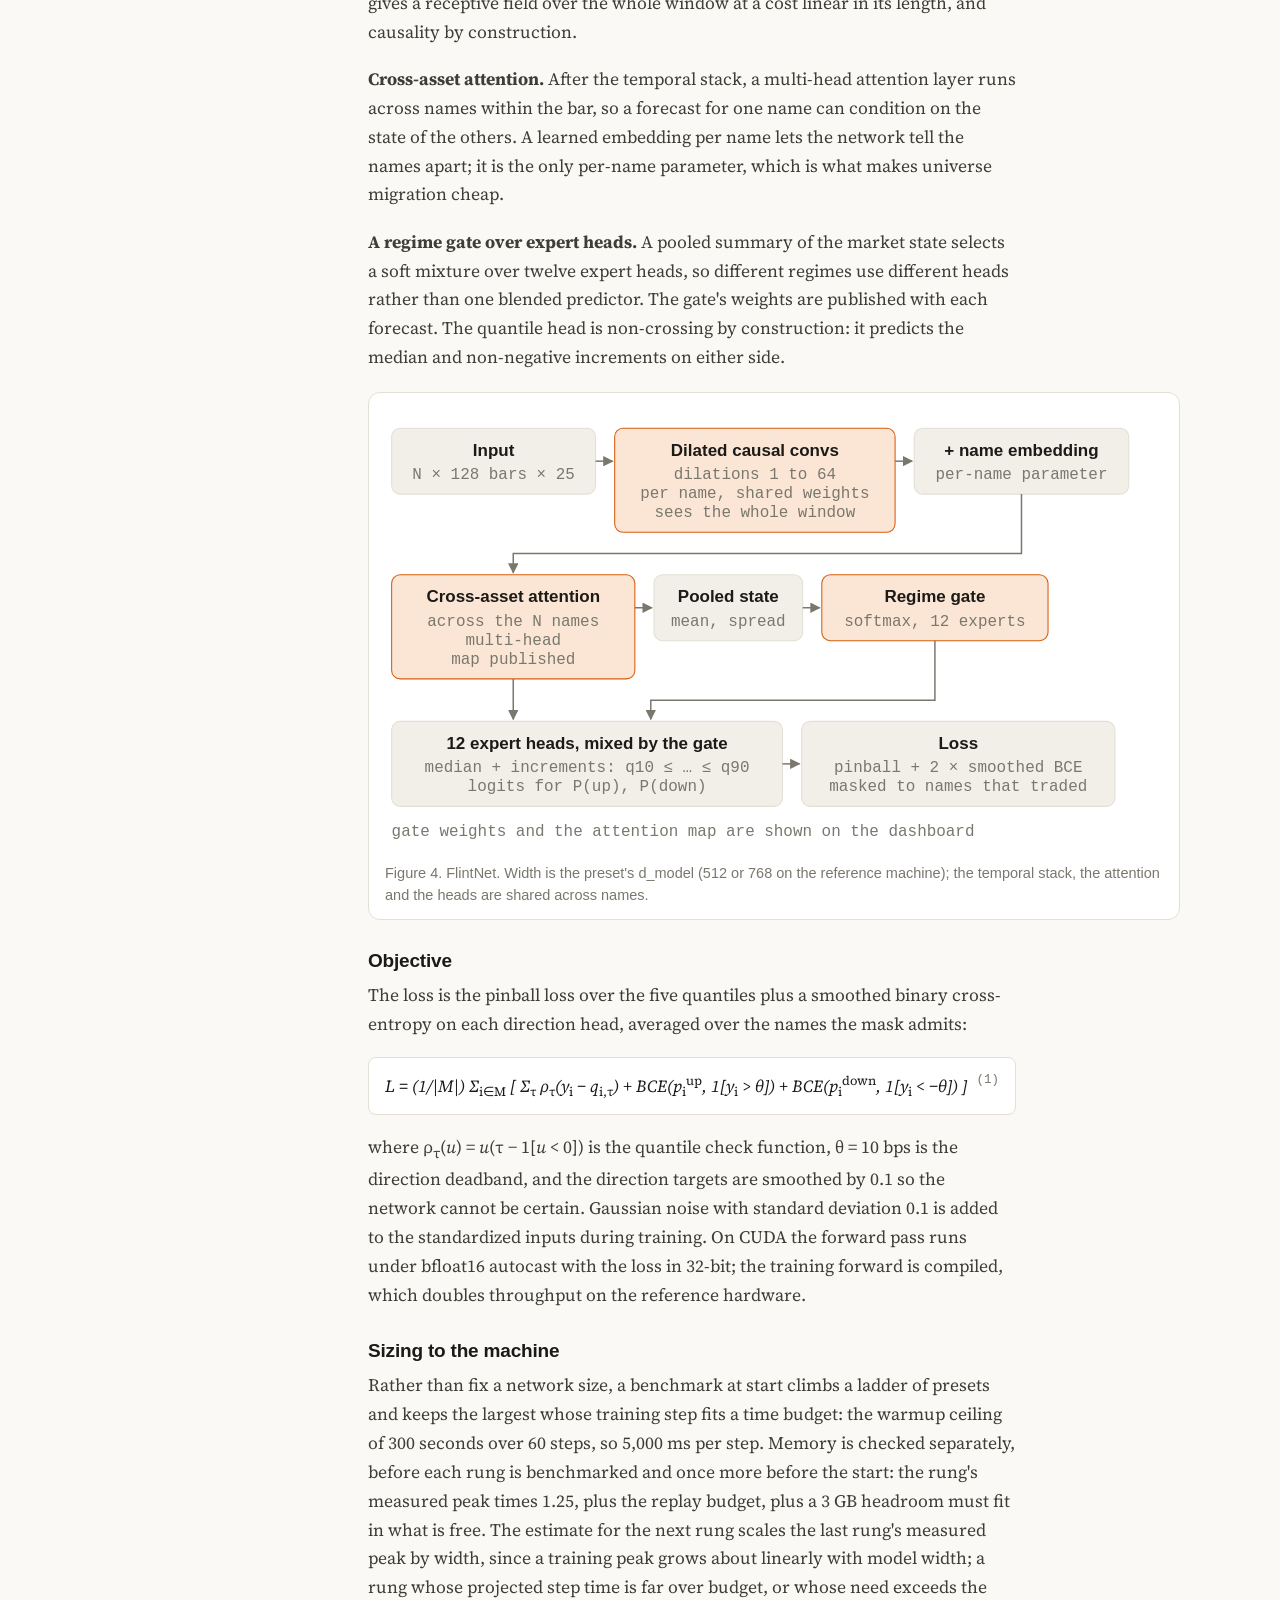
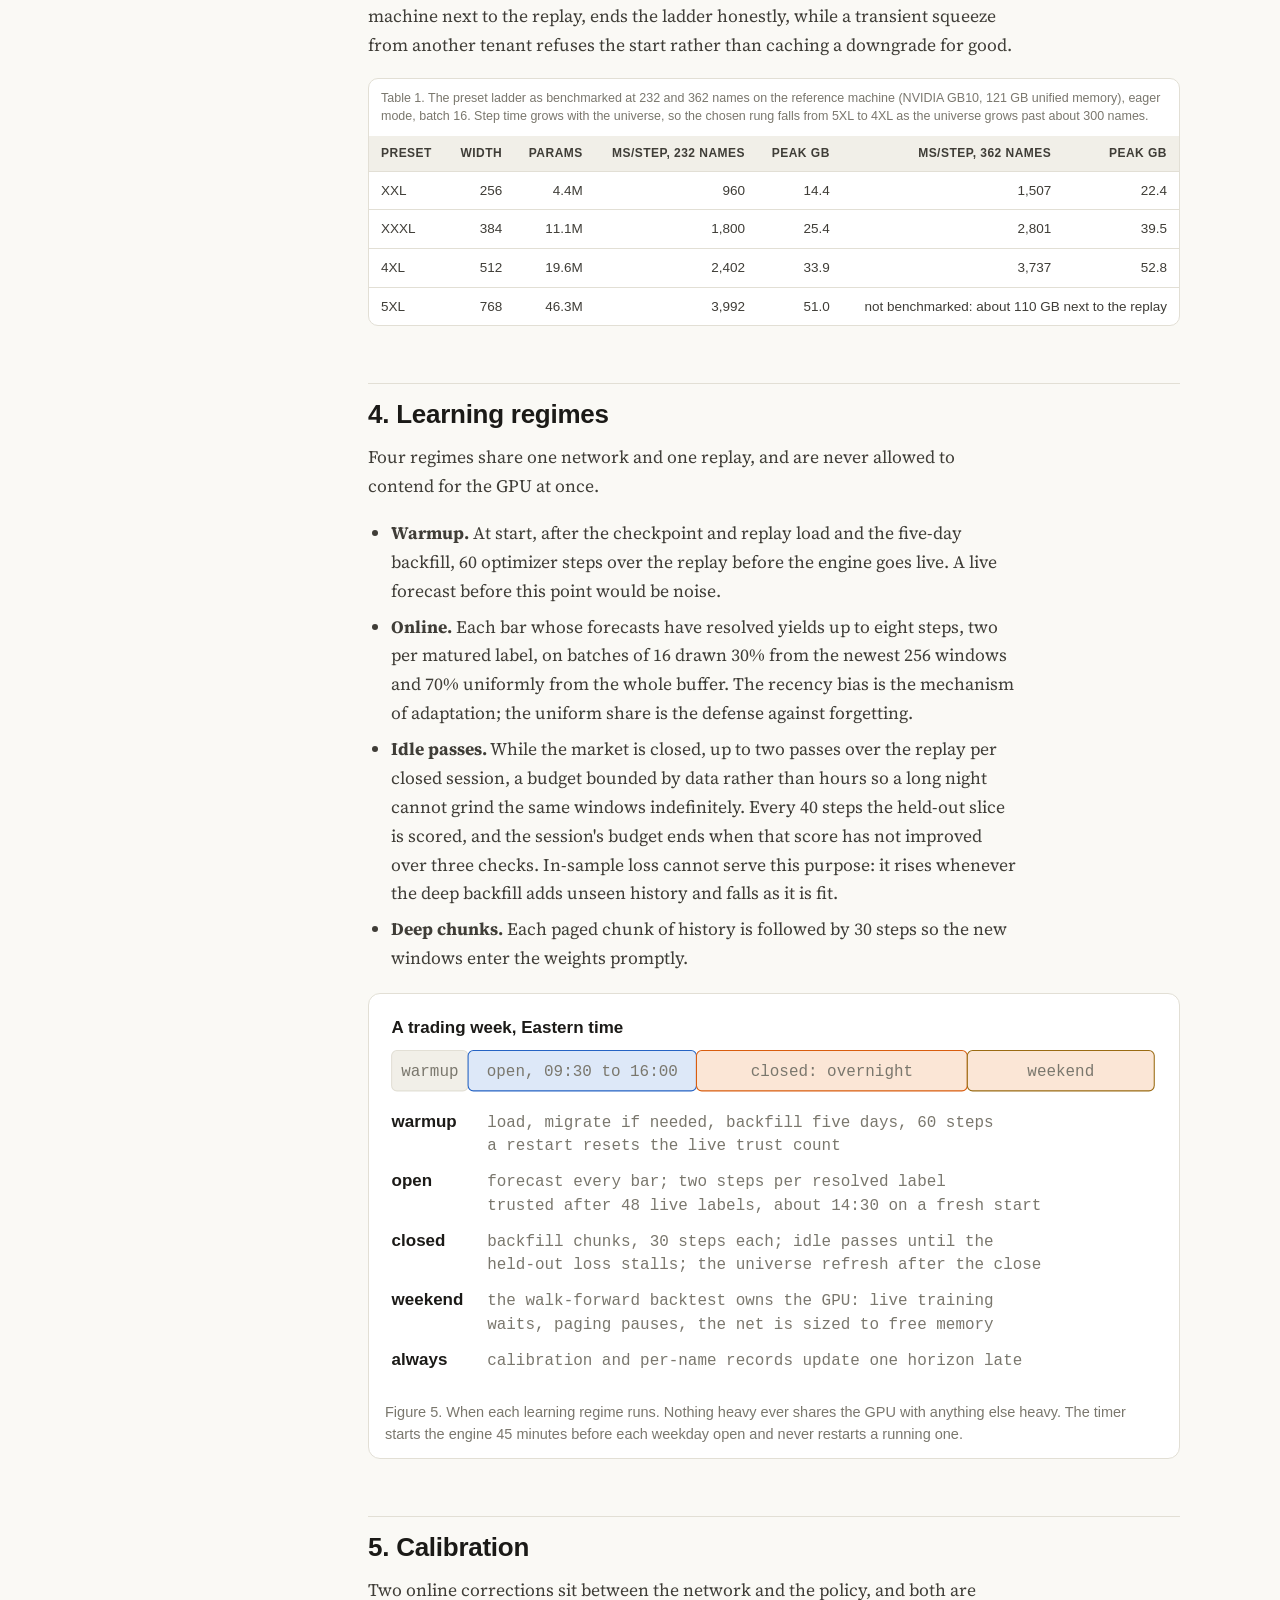
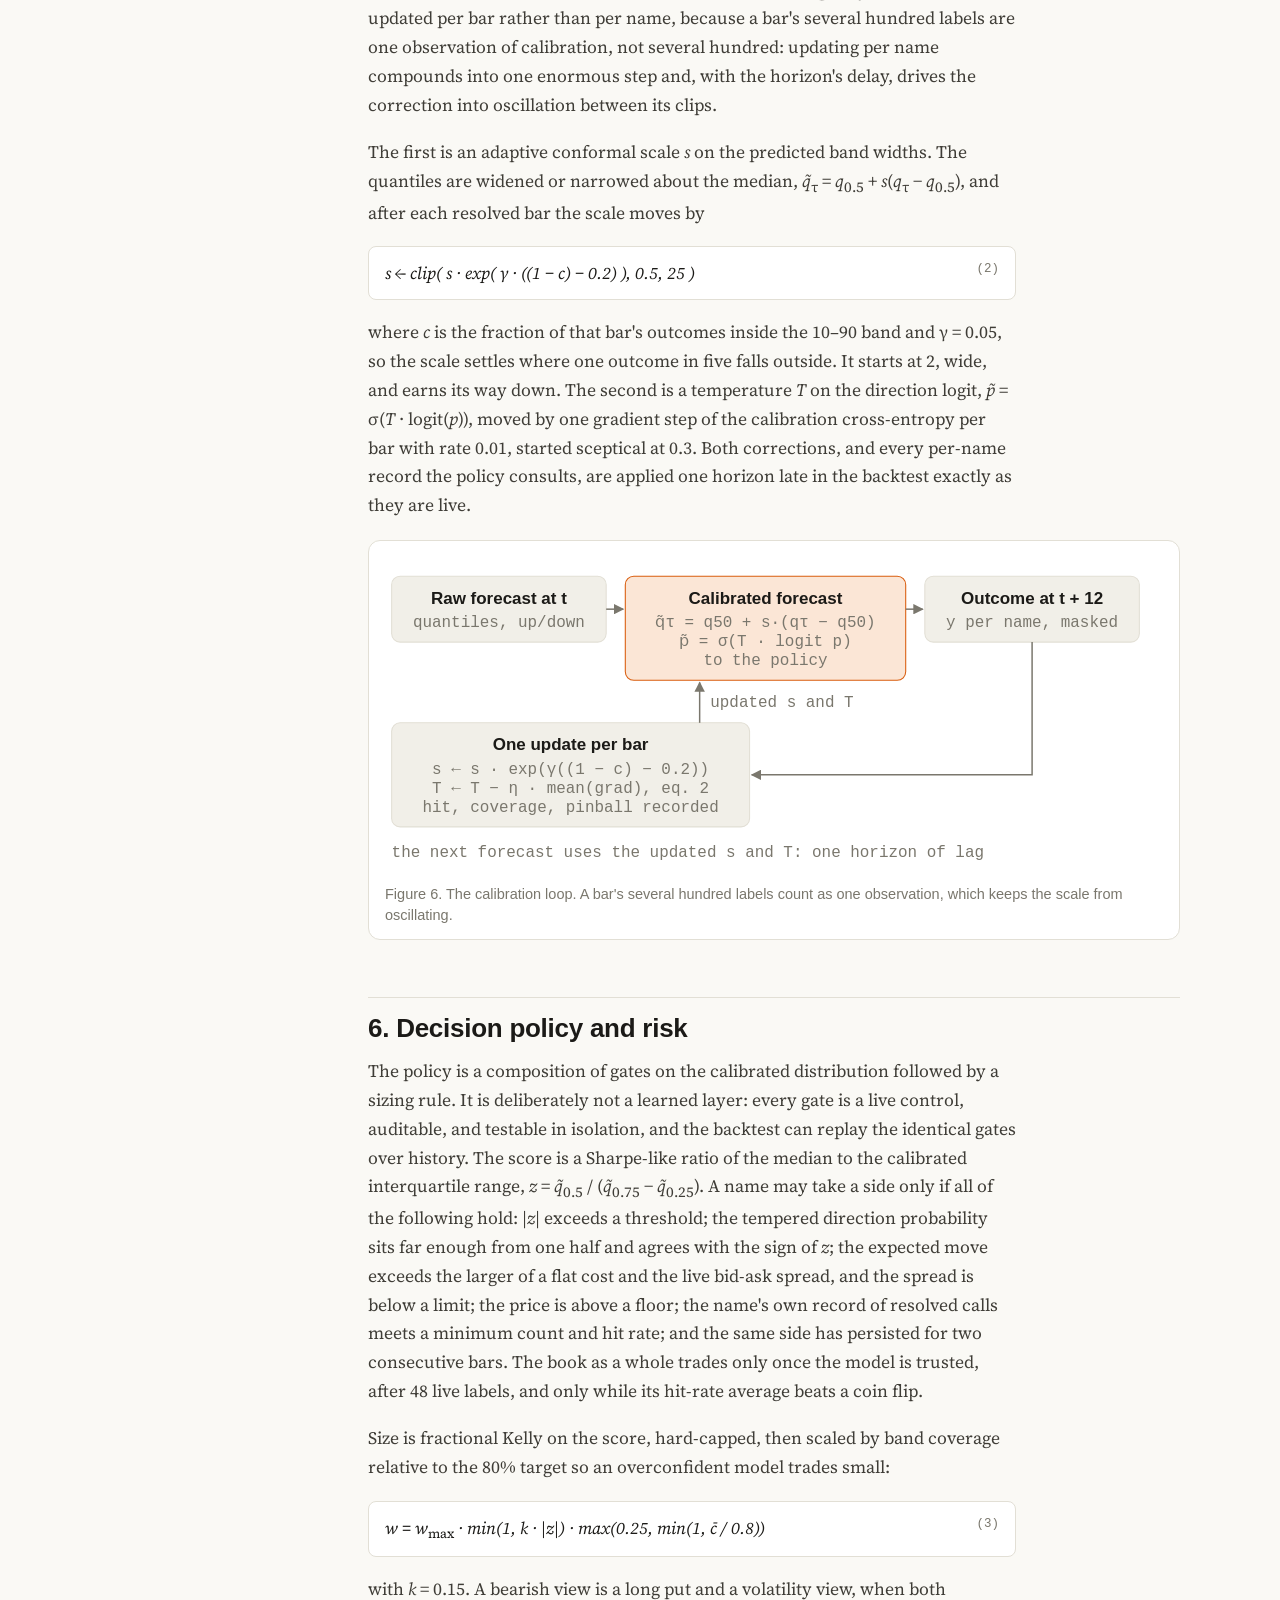
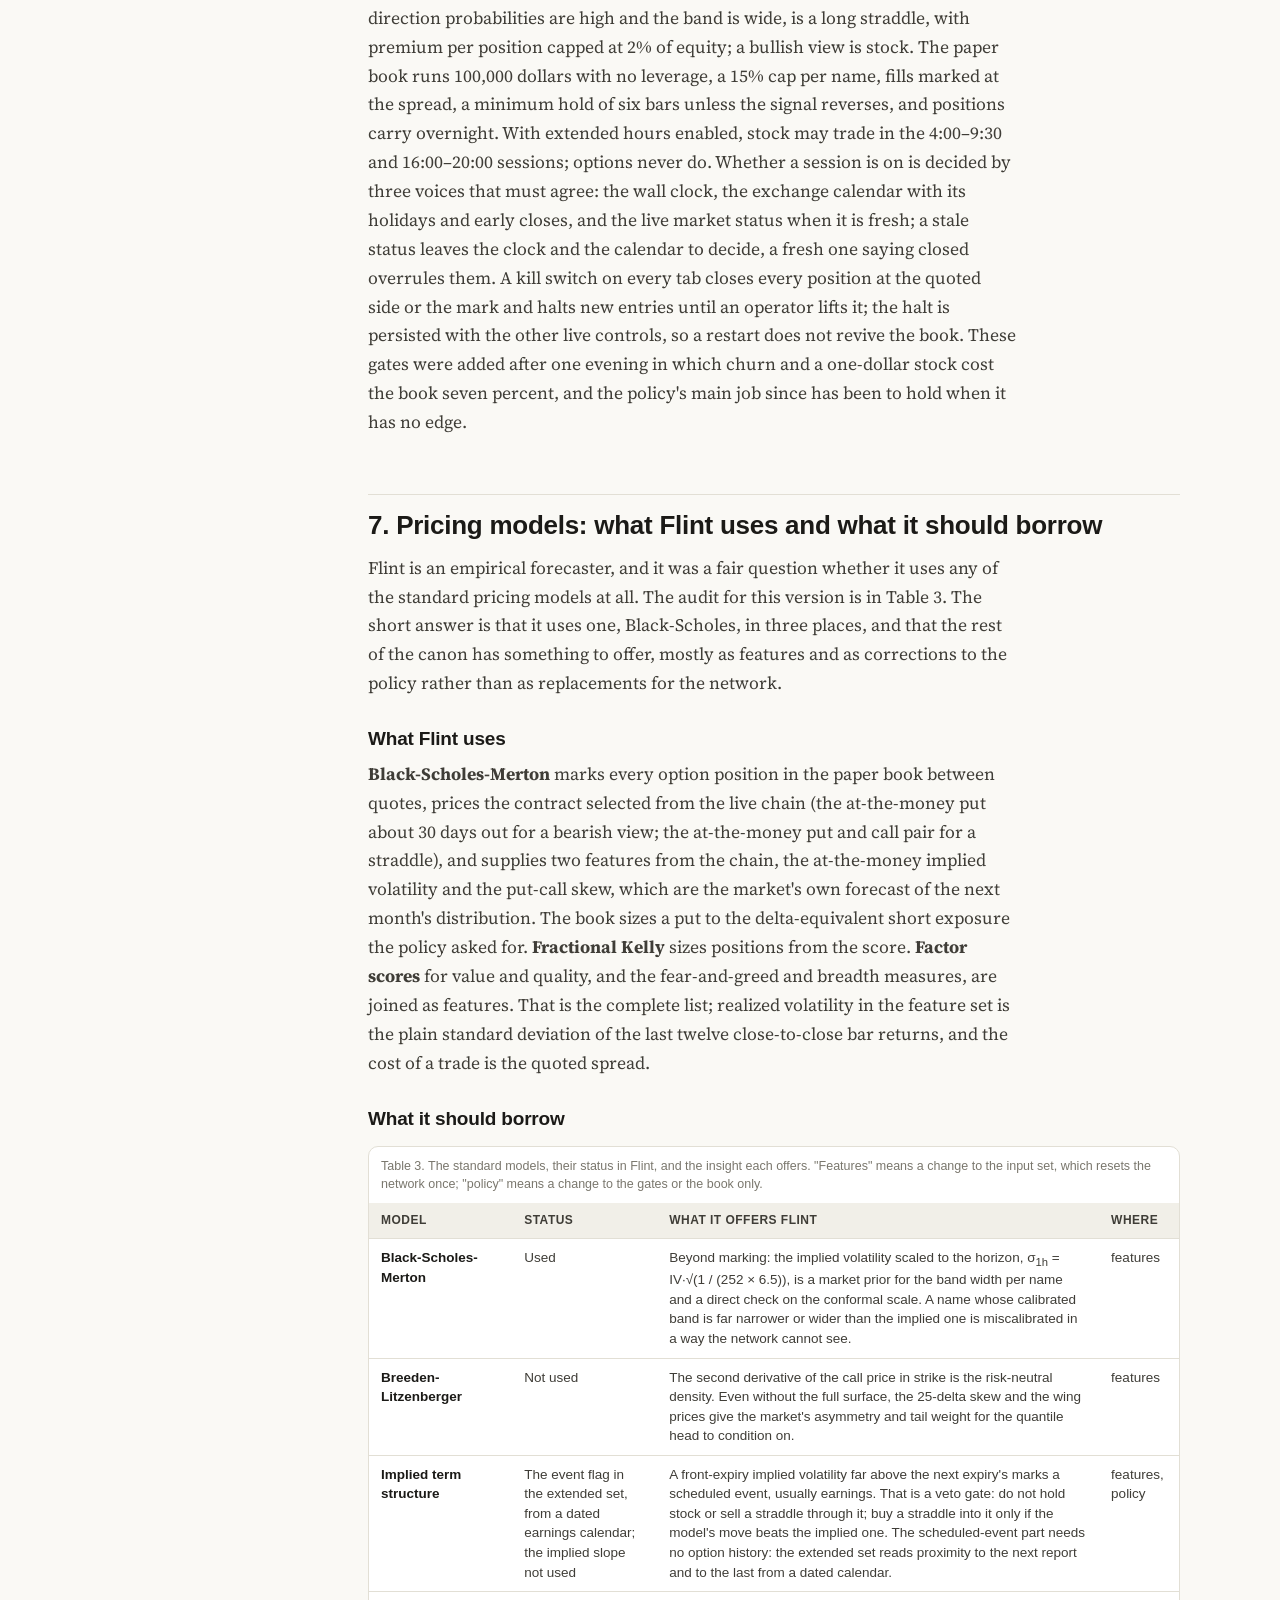
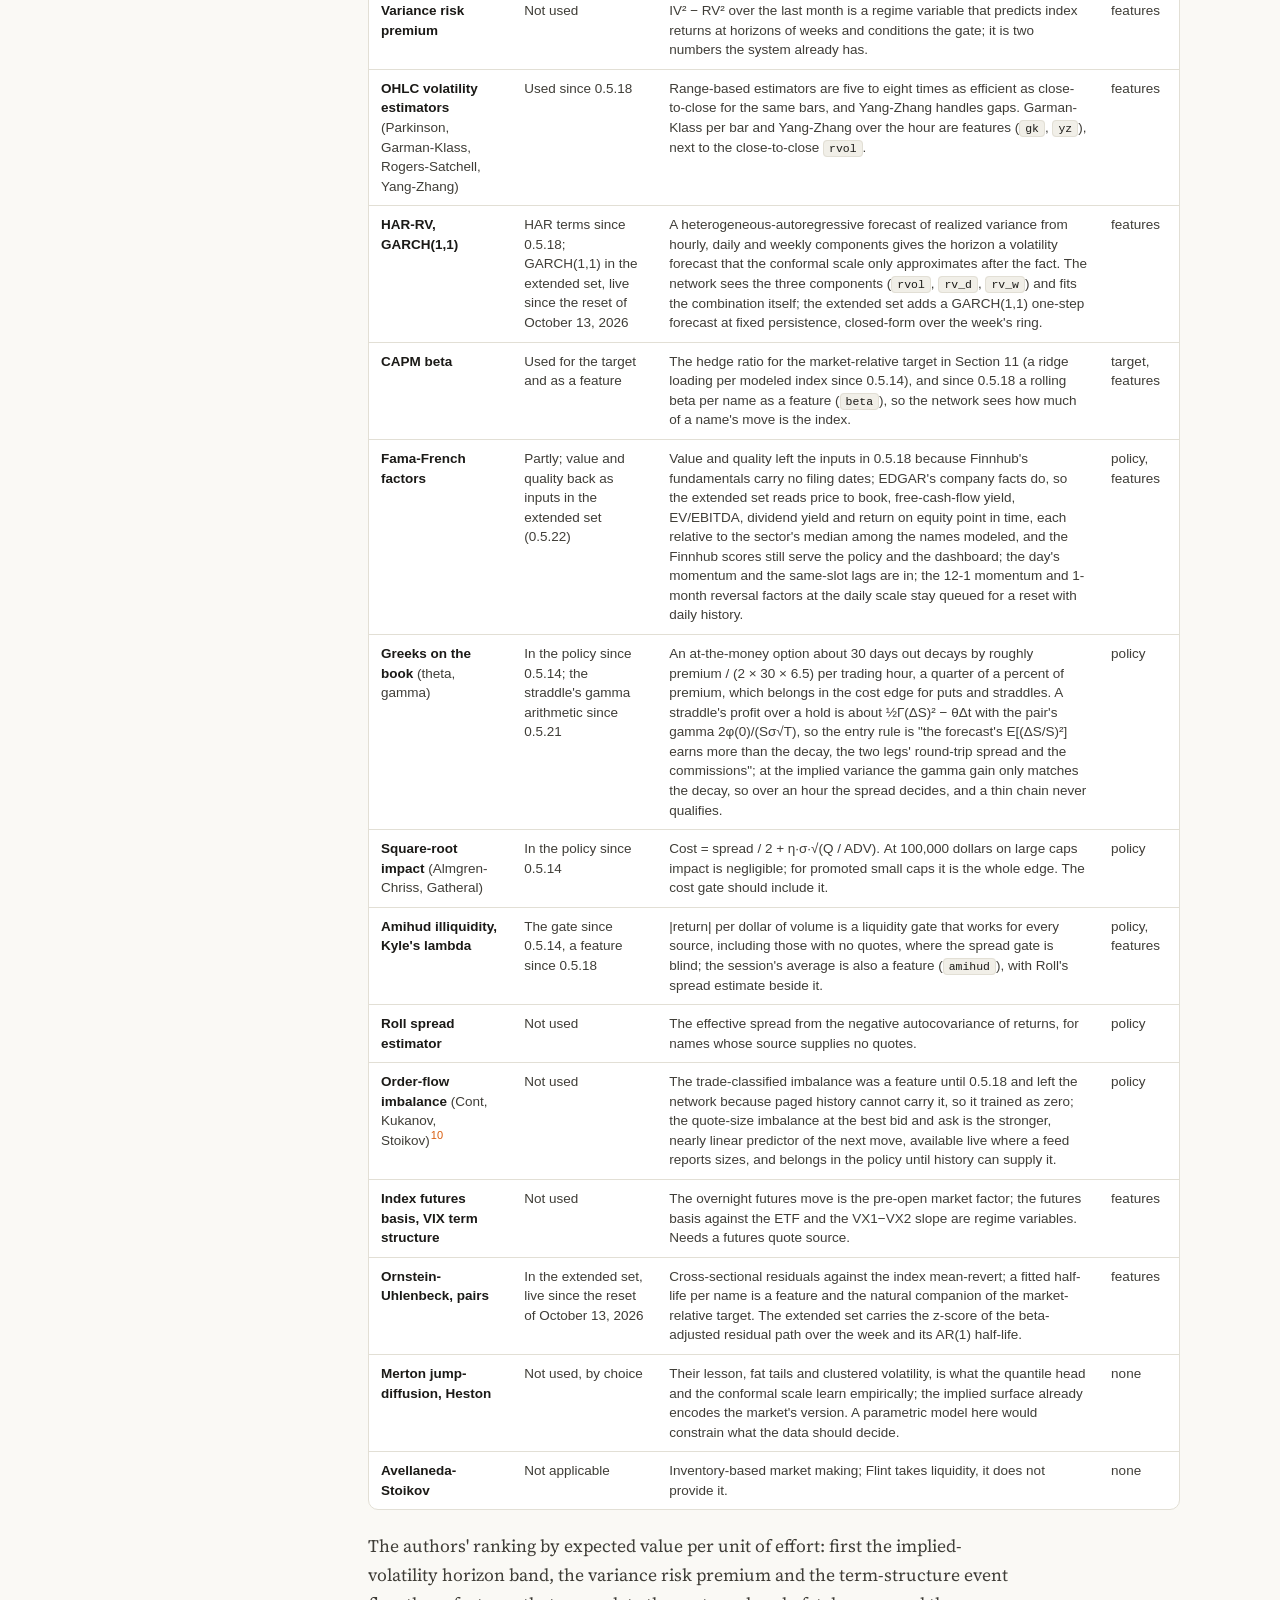
<file: docs/whitepaper.html>
<!doctype html>
<html lang="en">
<head>
<meta charset="utf-8">
<meta name="viewport" content="width=device-width, initial-scale=1">
<script async src="https://www.googletagmanager.com/gtag/js?id=G-0W099NHD80"></script>
<script>
  window.dataLayer = window.dataLayer || [];
  function gtag(){dataLayer.push(arguments);}
  gtag('js', new Date());
  gtag('config', 'G-0W099NHD80');
</script>
<title>Flint: design of a continuously learning intraday market model</title>
<meta name="description" content="A whitepaper on Flint's design: online learning on five-minute bars, calibrated return distributions, a self-updating universe, a defined-risk policy, a walk-forward backtest, and the engineering rules that keep one machine honest.">
<meta property="og:title" content="Flint: design of a continuously learning intraday market model">
<meta property="og:description" content="Design decisions, with reasons, for a self-hosted market model that learns as its own forecasts resolve.">
<meta property="og:type" content="article">
<link rel="icon" href="data:image/svg+xml,<svg xmlns='http://www.w3.org/2000/svg' viewBox='0 0 100 100'><text y='.9em' font-size='90'>🔥</text></svg>">
<link rel="stylesheet" href="https://fonts.googleapis.com/css2?family=Source+Serif+4:ital,opsz,wght@0,8..60,400;0,8..60,600;1,8..60,400&display=swap">
<script src="theme.js"></script>
<style>
  :root{
    --bg:#0b0b0a; --surface:#151513; --surface2:#1c1c19; --border:#2b2b27;
    --ink:#f6f5f0; --ink2:#c6c5ba; --muted:#8c8a81;
    --blue:#3987e5; --green:#26a269; --red:#e0574b; --fire:#ff7a1a; --gold:#ffd479;
    --hot:#2a1a0f; --cool:#10203a; --shade:#3a3a34; --shade2:#2a2a26; --code-bg:#0d0d0c;
    color-scheme:dark;
    --sans:-apple-system,BlinkMacSystemFont,"Segoe UI",Roboto,Helvetica,Arial,sans-serif;
    --serif:"Source Serif 4",Georgia,"Times New Roman",serif;
    --mono:ui-monospace,SFMono-Regular,"SF Mono",Menlo,Consolas,monospace;
    --max:1080px; --col:72ch;
  }
  @media (prefers-color-scheme: light){
    :root:not([data-theme="dark"]){
      --bg:#faf9f5; --surface:#ffffff; --surface2:#f1efe8; --border:#e2dfd5;
      --ink:#1b1a17; --ink2:#3f3d37; --muted:#7a776d;
      --blue:#2563c4; --green:#1e8449; --red:#c23b30; --fire:#d95d0e; --gold:#9a6b12;
      --hot:#fbe6d6; --cool:#dde8f8; --shade:#d9d6cc; --shade2:#e8e5dc; --code-bg:#f3f1ea;
      color-scheme:light;
    }
  }
  :root[data-theme="light"]{
    --bg:#faf9f5; --surface:#ffffff; --surface2:#f1efe8; --border:#e2dfd5;
    --ink:#1b1a17; --ink2:#3f3d37; --muted:#7a776d;
    --blue:#2563c4; --green:#1e8449; --red:#c23b30; --fire:#d95d0e; --gold:#9a6b12;
    --hot:#fbe6d6; --cool:#dde8f8; --shade:#d9d6cc; --shade2:#e8e5dc; --code-bg:#f3f1ea;
    color-scheme:light;
  }
  *{box-sizing:border-box}
  html{scroll-behavior:smooth}
  body{margin:0;background:var(--bg);color:var(--ink2);font-family:var(--serif);line-height:1.65;font-size:17.5px;-webkit-font-smoothing:antialiased}
  a{color:var(--blue);text-decoration:none} a:hover{text-decoration:underline}
  h1,h2,h3,h4{color:var(--ink);line-height:1.15;margin:0 0 .5em;font-family:var(--sans);letter-spacing:-.01em}
  .wrap{max-width:var(--max);margin:0 auto;padding:0 24px}
  .mono{font-family:var(--mono)}
  header.nav{position:sticky;top:0;z-index:10;background:color-mix(in srgb,var(--bg) 84%,transparent);backdrop-filter:blur(10px);border-bottom:1px solid var(--border);font-family:var(--sans)}
  .nav .wrap{display:flex;align-items:center;gap:18px;height:60px}
  .brand{font-weight:700;font-size:19px;color:var(--ink);display:flex;align-items:center;gap:8px}
  .brand a{color:var(--ink)}
  .brand .fire{filter:drop-shadow(0 0 6px rgba(255,122,26,.5))}
  .nav nav{margin-left:auto;display:flex;gap:22px;align-items:center;font-size:14px}
  .nav nav a{color:var(--ink2)}
  .nav .gh{border:1px solid var(--border);border-radius:8px;padding:7px 13px;color:var(--ink)}
  .nav .gh:hover{border-color:var(--ink2);text-decoration:none}
  .nav .tgl{border:1px solid var(--border);border-radius:8px;padding:5px 10px;background:transparent;color:var(--ink);font:inherit;font-size:15px;line-height:1;cursor:pointer}
  .nav .tgl:hover{border-color:var(--ink2)}
  @media(max-width:640px){.nav nav a.hide-sm{display:none}}
  .paper{display:grid;grid-template-columns:220px minmax(0,1fr);gap:48px;padding:56px 0 80px}
  @media(max-width:900px){.paper{grid-template-columns:minmax(0,1fr)}}
  .toc{position:sticky;top:84px;align-self:start;font-family:var(--sans);font-size:13.5px;line-height:1.5}
  .toc .t{font-size:11.5px;letter-spacing:.14em;text-transform:uppercase;color:var(--fire);font-family:var(--mono);margin-bottom:10px}
  .toc a{display:block;color:var(--ink2);padding:3px 0}
  .toc a.sub{padding-left:14px;color:var(--muted)}
  .toc a:hover{color:var(--ink);text-decoration:none}
  @media(max-width:900px){.toc{position:static;border:1px solid var(--border);border-radius:10px;padding:14px 16px;columns:2;column-gap:24px} .toc .t{column-span:all}}
  article{max-width:none;min-width:0}
  article > p, article > ul, article > ol, article > h1, article > h2, article > h3, .abstract, .callout, .eq, .byline{max-width:var(--col)}
  article ol.refs{max-width:none}
  .eyebrow{font-family:var(--mono);font-size:12.5px;letter-spacing:.14em;text-transform:uppercase;color:var(--fire);margin-bottom:14px}
  article h1{font-size:clamp(30px,4.2vw,44px);margin-bottom:.4em}
  .byline{font-family:var(--sans);font-size:14px;color:var(--muted);margin:0 0 30px;line-height:1.6}
  .abstract{background:var(--surface);border:1px solid var(--border);border-left:3px solid var(--fire);border-radius:8px;padding:18px 20px;margin:0 0 36px;font-size:16.5px}
  .abstract b{color:var(--ink);font-family:var(--sans);font-size:13px;letter-spacing:.1em;text-transform:uppercase;display:block;margin-bottom:8px}
  article h2{font-size:26px;margin-top:2.2em;padding-top:.6em;border-top:1px solid var(--border)}
  article h3{font-size:19px;margin-top:1.6em}
  article p{margin:0 0 1.05em}
  article ul,article ol{padding-left:1.3em;margin:0 0 1.05em}
  article li{margin-bottom:.4em}
  .eq{font-family:var(--serif);font-style:italic;background:var(--surface);border:1px solid var(--border);border-radius:8px;padding:12px 16px;margin:14px 0 18px;overflow-x:auto;color:var(--ink);font-size:17px;white-space:nowrap}
  .eq .n{float:right;font-style:normal;color:var(--muted);font-family:var(--mono);font-size:12.5px}
  .eq sub,.eq sup{font-style:normal;font-size:.75em}
  var{font-style:italic}
  code{font-family:var(--mono);font-size:.85em;color:var(--ink);background:var(--surface2);border:1px solid var(--border);border-radius:4px;padding:1px 5px}
  .table-wrap{overflow-x:auto;margin:16px 0 22px;border:1px solid var(--border);border-radius:10px;background:var(--surface)}
  table{border-collapse:collapse;width:100%;font-family:var(--sans);font-size:13.5px;line-height:1.45}
  caption{text-align:left;padding:10px 12px;color:var(--muted);font-size:12.5px;caption-side:top}
  th,td{text-align:left;padding:9px 12px;border-bottom:1px solid var(--border);vertical-align:top}
  th{font-weight:600;font-size:12px;letter-spacing:.04em;text-transform:uppercase;color:var(--ink2);background:var(--surface2);white-space:nowrap}
  tbody tr:last-child td{border-bottom:0}
  td.num,th.num{text-align:right;font-variant-numeric:tabular-nums;white-space:nowrap}
  td b{color:var(--ink);font-weight:600}
  .callout{border:1px solid var(--border);border-left:3px solid var(--gold);border-radius:8px;padding:14px 18px;background:var(--surface);margin:18px 0 22px;font-size:16px}
  .callout b{color:var(--ink)}
  .fig{background:var(--surface);border:1px solid var(--border);border-radius:12px;padding:14px 12px 12px;margin:20px 0 26px}
  .fig .cap{font-family:var(--sans);font-size:14.5px;color:var(--muted);margin-top:12px;line-height:1.5;padding:0 4px}
  .fig svg{display:block;width:100%;height:auto}
  @media(max-width:800px){.fig{overflow-x:auto} .fig svg{min-width:640px} .fig .cap{min-width:0}}
  .lbl{font-family:var(--sans);font-size:16px;fill:var(--ink2)}
  .lbl.b{fill:var(--ink);font-weight:600}
  .lbl.m{font-family:var(--mono);font-size:15px;fill:var(--muted)}
  .bx{fill:var(--surface2);stroke:var(--border);stroke-width:1}
  .bx.hot{fill:var(--hot);stroke:var(--fire)}
  .bx.cool{fill:var(--cool);stroke:var(--blue)}
  .ar{fill:none;stroke:var(--muted);stroke-width:1.4;marker-end:url(#arr)}
  .refs{font-family:var(--sans);font-size:14px;padding-left:1.6em}
  .refs li{margin-bottom:8px;line-height:1.5}
  .refs a{word-break:break-word}
  sup.r{font-family:var(--sans);font-size:11px;color:var(--fire);line-height:0;margin-left:1px}
  sup.r a{color:var(--fire)}
  footer{border-top:1px solid var(--border);padding:30px 0;color:var(--muted);font-size:14px;font-family:var(--sans)}
  footer .wrap{display:flex;gap:14px;align-items:center;flex-wrap:wrap}
  footer .brand{font-size:16px}
  footer a{margin-left:auto}
  footer .copy{margin-left:auto;color:var(--muted)}
</style>
</head>
<body>
<header class="nav">
  <div class="wrap">
    <span class="brand"><span class="fire">🔥</span> <a href="index.html">Flint</a></span>
    <nav>
      <a class="hide-sm" href="index.html#features">Features</a>
      <a class="hide-sm" href="index.html#how">How it works</a>
      <a class="hide-sm" href="index.html#quickstart">Quickstart</a>
      <a class="hide-sm" href="whitepaper.html">Whitepaper</a>
      <a class="gh" href="https://github.com/thingg-co/flint">GitHub ↗</a>
      <button id="theme-toggle" class="tgl" type="button" aria-label="Switch theme">☀</button>
    </nav>
  </div>
</header>

<div class="wrap paper">
  <aside class="toc" aria-label="Contents">
    <div class="t">Contents</div>
    <a href="#abstract">Abstract</a>
    <a href="#intro">1. Problem and principles</a>
    <a href="#data">2. Data</a>
    <a class="sub" href="#bars">Bars and features</a>
    <a class="sub" href="#replay">The replay buffer</a>
    <a class="sub" href="#universe">A self-updating universe</a>
    <a href="#model">3. Model</a>
    <a class="sub" href="#loss">Objective</a>
    <a class="sub" href="#sizing">Sizing to the machine</a>
    <a href="#learning">4. Learning regimes</a>
    <a href="#calibration">5. Calibration</a>
    <a href="#policy">6. Decision policy and risk</a>
    <a href="#pricing">7. Pricing models</a>
    <a class="sub" href="#pricing-used">What Flint uses</a>
    <a class="sub" href="#pricing-missing">What it should borrow</a>
    <a class="sub" href="#pricing-together">Using them together</a>
    <a class="sub" href="#opinions">Other forecasters as opinions</a>
    <a href="#evaluation">8. Evaluation</a>
    <a class="sub" href="#live">Live scoring</a>
    <a class="sub" href="#backtest">Walk-forward backtest</a>
    <a href="#system">9. System design</a>
    <a href="#limits">10. Limitations</a>
    <a href="#future">11. Future work</a>
    <a href="#refs">References</a>
    <a href="#appendix">Appendix</a>
  </aside>

  <article>
    <div class="eyebrow">Whitepaper · version 0.5.13 · October 2026</div>
    <h1>Flint: design of a continuously learning intraday market model</h1>
    <p class="byline">thingg, LLC · Source at <a href="https://github.com/thingg-co/flint">github.com/thingg-co/flint</a> · PolyForm Noncommercial<br>A companion to the <a href="index.html">product page</a>. Flint is a research instrument, not investment advice.</p>

    <div class="abstract" id="abstract"><b>Abstract</b>
      Flint is a single-process, self-hosted system that forecasts the distribution of each stock's return over the next hour on five-minute bars for several hundred names at once, trains online as those forecasts resolve, and acts on the forecasts through a defined-risk paper book. This paper records the design decisions and the reasons behind them. We argue for distributional outputs with online conformal calibration over point forecasts; for a single cross-sectional network with a regime gate rather than one model per name; for a replay buffer keyed by bar time that survives restarts and universe changes; for a universe that maintains itself through a promotion and demotion rule; for a policy composed of auditable gates rather than a learned decision layer; and for a walk-forward backtest that is out of sample by construction and runs on the weekend GPU. We also document the engineering invariants that a shared-memory GPU imposes on such a system, several of which were learned by taking the machine down. The question of whether the forecasts carry economic edge after costs is left open and is precisely what the backtest exists to answer.
    </div>

    <h2 id="intro">1. Problem and principles</h2>
    <p>The task is short-horizon, cross-sectional return forecasting under a regime of continual change: the distribution of one-hour returns is non-stationary, the set of names worth modeling changes week to week, and the data arrives as a stream. Classical practice fits a model to a fixed history and evaluates it on a held-out period. Flint takes the opposite stance, closer to how a discretionary trader operates: a single model that is always on, scores itself on every forecast an hour after making it, and is judged primarily on that live, out-of-sample record.</p>
    <p>Six principles follow from that stance and recur throughout the design.</p>
    <ol>
      <li><b>Distributions, not points.</b> A one-hour return is dominated by noise. A forecast of five quantiles and two direction probabilities carries its own uncertainty, which the policy can act on; a point forecast cannot.</li>
      <li><b>Online, with the clock as the only split.</b> Every label is used for training only after the forecast it scores has been recorded. There is no separate validation period; the validation is the live record plus a held-out slice of the replay.</li>
      <li><b>One network for the whole cross-section.</b> Names move together. A network that sees all of them at once can condition each forecast on the others and on the pooled market state.</li>
      <li><b>Defined risk only.</b> No position the system takes, on paper or in principle, may carry unlimited loss.</li>
      <li><b>Everything observable.</b> Every feed, feature, forecast, decision and training step is traced to a console the operator can read.</li>
      <li><b>One machine, nothing leaves it.</b> Market data comes in; keys, positions and the narrative brief's language model stay local.</li>
    </ol>
    <div class="fig">
      <svg viewBox="0 0 740 374" role="img" aria-label="The bar loop: feeds, bars, features, the network, calibration, policy and the paper book, with labels returning to the replay and the learner">
        <defs><marker id="arr" viewBox="0 0 10 10" refX="9" refY="5" markerWidth="7" markerHeight="7" orient="auto-start-reverse"><path d="M0 0L10 5L0 10z" fill="var(--muted)"/></marker></defs>
        <rect class="bx cool" x="10" y="20" width="192" height="80" rx="8"/><text class="lbl b" x="106" y="46" text-anchor="middle">Feeds</text><text class="lbl m" x="106" y="68" text-anchor="middle">priority failover</text><text class="lbl m" x="106" y="86" text-anchor="middle">per name</text>
        <rect class="bx" x="220" y="20" width="140" height="80" rx="8"/><text class="lbl b" x="290" y="46" text-anchor="middle">Bars</text><text class="lbl m" x="290" y="68" text-anchor="middle">5 min, OHLCV</text><text class="lbl m" x="290" y="86" text-anchor="middle">real trades</text>
        <rect class="bx" x="378" y="20" width="130" height="80" rx="8"/><text class="lbl b" x="443" y="46" text-anchor="middle">Features</text><text class="lbl m" x="443" y="68" text-anchor="middle">25 per name</text><text class="lbl m" x="443" y="86" text-anchor="middle">z-scored</text>
        <rect class="bx hot" x="526" y="20" width="202" height="98" rx="8"/><text class="lbl b" x="627" y="46" text-anchor="middle">FlintNet</text><text class="lbl m" x="627" y="68" text-anchor="middle">quantiles, up/down</text><text class="lbl m" x="627" y="86" text-anchor="middle">gate, attention</text><text class="lbl m" x="627" y="104" text-anchor="middle">128-bar window</text>
        <path class="ar" d="M202 60H218"/>
        <path class="ar" d="M360 60H376"/>
        <path class="ar" d="M508 60H524"/>
        <rect class="bx" x="579" y="158" width="151" height="80" rx="8"/><text class="lbl b" x="654.5" y="184" text-anchor="middle">Calibration</text><text class="lbl m" x="654.5" y="206" text-anchor="middle">band scale s</text><text class="lbl m" x="654.5" y="224" text-anchor="middle">temperature T</text>
        <rect class="bx" x="307" y="158" width="254" height="80" rx="8"/><text class="lbl b" x="434" y="184" text-anchor="middle">Policy, then the book</text><text class="lbl m" x="434" y="206" text-anchor="middle">gates, fractional Kelly</text><text class="lbl m" x="434" y="224" text-anchor="middle">stock, puts, straddles</text>
        <rect class="bx hot" x="10" y="158" width="223" height="80" rx="8"/><text class="lbl b" x="121.5" y="184" text-anchor="middle">Online learner</text><text class="lbl m" x="121.5" y="206" text-anchor="middle">2 steps per label</text><text class="lbl m" x="121.5" y="224" text-anchor="middle">night passes + guard</text>
        <path class="ar" d="M627 118V156"/>
        <path class="ar" d="M579 198H563"/>
        <path class="ar" d="M121.5 158V138H556V120"/>
        <text class="lbl m" x="338.75" y="132" text-anchor="middle">weights</text>
        <rect class="bx cool" x="10" y="280" width="244" height="80" rx="8"/><text class="lbl b" x="132" y="306" text-anchor="middle">Deep backfill, closed</text><text class="lbl m" x="132" y="328" text-anchor="middle">candles 200 days back</text><text class="lbl m" x="132" y="346" text-anchor="middle">10-day chunk per 150 s</text>
        <rect class="bx" x="272" y="280" width="192" height="80" rx="8"/><text class="lbl b" x="368" y="306" text-anchor="middle">Replay buffer</text><text class="lbl m" x="368" y="328" text-anchor="middle">keyed by bar time</text><text class="lbl m" x="368" y="346" text-anchor="middle">5% held out, mmap</text>
        <path class="ar" d="M254 320H270"/>
        <path class="ar" d="M434 238V278"/>
        <text class="lbl m" x="446" y="264">label at t + 12, bps</text>
        <path class="ar" d="M368 280V260H121.5V240"/>
      </svg>
      <div class="cap">Figure 1. The bar loop. Hot boxes run on the GPU. A forecast made at bar <var>t</var> becomes a training label at bar <var>t</var> + 12, so every window is scored before it is learned from.</div>
    </div>

    <h2 id="data">2. Data</h2>
    <h3 id="bars">Bars and features</h3>
    <p>Sources live in a registry with a priority order, and each symbol is owned by the best source that is up and supports it; ownership fails over without operator action. Bars are built only from real trades. Quote and heartbeat ticks update the last price and the bid-ask spread but never form a candle, because a feed that echoes a stale quote while the market is closed would otherwise manufacture flat bars and the model would learn from fiction. Every modeled name needs a price for a bar row to emit, so a name without history is seeded flat at zero rather than allowed to stall the universe.</p>
    <p>Each name contributes 28 features per bar in the core set, 43 in the extended set that has run live since the reset of October 13, 2026, each standardized by a running mean and variance kept per name, and every one of them is computable from the bar stream plus dated news, so the history paged in while the market is closed and the live feed produce the same numbers (since 0.5.18; before, sixteen exogenous slots and three bar features that history candles cannot carry trained as zeros and met real values only live). Nineteen come from a name's own bars: the bar's return, range, log volume and close position; the hour's momentum and realized volatility; Garman-Klass and Yang-Zhang volatility; the day's and the week's realized volatility and the day's return; the same-slot return one day back and its five-day mean; Amihud illiquidity and the Roll spread over the day; the overnight and intraday legs; and the session clock. Seven come from the cross-section: breadth this bar and over the hour, the market's return, momentum and volatility (the first modeled index name, else the equal-weight universe), the name's rolling beta to it, and the market's first half hour. Two are the news slots: tone and attention from company news by date. The extended set (a switch, judged by the reset of 2026-10-13) adds fifteen more on the same rule: four opinions read from the week's ring (the beta-adjusted residual's z-score and half-life, the trend's t statistic, a GARCH one-step volatility), three event flags from a dated calendar (proximity to the next report and to the last, the dividend about to come off), five valuation ratios from EDGAR's company facts as the filings public at the bar gave them (log price to book, free-cash-flow yield, log EV/EBITDA, dividend yield and return on equity, each relative to the sector's median among the names modeled) and three filing flags from EDGAR's submissions index (the decay since the last 8-K, the month's Form 4 count, the decay since the last 13D/G). The retail, positioning, fundamental, option and VIX signals still feed the policy and the dashboard, not the network. A second set, <code>extended</code>, is coded behind a switch and waits for the next reset: four opinions read from the week's ring alone (the beta-adjusted residual path's z-score and AR(1) half-life, the trend's t statistic, a GARCH(1,1) one-step volatility) and three event features from a dated calendar (proximity to the next report and to the last, and the announced dividend about to come off the price). The label for a window ending at bar <var>t</var> is the log return in basis points from that bar's close to the close at <var>t</var> + 12, capped at 2,000 bps, with a mask that removes any name that did not trade at both ends.</p>
    <div class="table-wrap">
      <table>
        <caption>Table 0. The 28 features per name per bar and where each comes from: nineteen from a name's own bars, seven from the cross-section of the universe, two from dated news. Nothing else enters the network.</caption>
        <thead><tr><th>Group</th><th>Feature</th><th>Definition</th></tr></thead>
        <tbody>
          <tr><td rowspan="19"><b>Own bars</b></td><td><code>ret</code></td><td>log(close / previous close), bps</td></tr>
          <tr><td><code>range</code></td><td>log(high / low), bps</td></tr>
          <tr><td><code>logvol</code></td><td>log(1 + volume)</td></tr>
          <tr><td><code>closepos</code></td><td>(close − low) / (high − low) − ½</td></tr>
          <tr><td><code>mom</code>, <code>rvol</code></td><td>sum and standard deviation of the last 12 bar returns (the hour)</td></tr>
          <tr><td><code>gk</code></td><td>Garman-Klass volatility of this bar from its open, high, low and close, bps</td></tr>
          <tr><td><code>yz</code></td><td>Yang-Zhang volatility over the hour's bars: the close-to-open, open-to-close and Rogers-Satchell terms, weighted so the estimate is unbiased whatever the drift, bps</td></tr>
          <tr><td><code>rv_d</code>, <code>rv_w</code></td><td>realized volatility over the last 78 and 390 bars (a session, a week): the HAR terms next to the hour's</td></tr>
          <tr><td><code>mom_d</code></td><td>the day's return: sum of the last 78 bar returns</td></tr>
          <tr><td><code>lag_d</code>, <code>slot5</code></td><td>the return in this slot one session back, and its mean over the last five sessions</td></tr>
          <tr><td><code>amihud</code></td><td>log(1 + mean |return| per million dollars traded over the session)</td></tr>
          <tr><td><code>roll</code></td><td>Roll's spread estimate, 2√(−cov(r<sub>t</sub>, r<sub>t−1</sub>)) over the session, bps</td></tr>
          <tr><td><code>overnight</code>, <code>intraday</code></td><td>log(today's open / yesterday's close) and log(close / today's open), bps</td></tr>
          <tr><td><code>tod_sin</code>, <code>tod_cos</code></td><td>the session clock: sine and cosine of the bar's position in the 390-minute day</td></tr>
          <tr><td rowspan="7"><b>Cross-section</b></td><td><code>breadth</code>, <code>breadth_h</code></td><td>share of names up this bar, and over the hour, as 2 × (share − ½)</td></tr>
          <tr><td><code>mkt_ret</code>, <code>mkt_mom</code></td><td>the market's return this bar and over the hour: the first modeled index name (SPY), else the equal-weight universe</td></tr>
          <tr><td><code>mkt_rvol</code></td><td>the universe's mean hourly realized volatility</td></tr>
          <tr><td><code>beta</code></td><td>the name's beta to the market over the session, shrunk toward 1 by 20 pseudo-bars</td></tr>
          <tr><td><code>open30</code></td><td>the market's return over the first half hour of the day, 0 until it is known</td></tr>
          <tr><td rowspan="2"><b>News</b></td><td><code>news_sent</code></td><td>tone from a local FinBERT (P(positive) − P(negative) per headline): the name's own headlines of the last three days with the market tone as one headline of prior; for history, company news by date from a store that is read at each bar as the live skim would have reported it</td></tr>
          <tr><td><code>news_attn</code></td><td>the square root of the name's share of the most-covered name's headlines in the window</td></tr>
        </tbody>
      </table>
    </div>

    <h3 id="replay">The replay buffer</h3>
    <p>Labeled windows are stored in a ring buffer of shape (windows × names × 128 bars × features, 28 or 43 by feature set) in 32-bit floats. Three decisions about this buffer turned out to matter more than any modeling choice.</p>
    <p><b>Keyed by bar time.</b> Every restart re-walks the last five days of history to warm the feature state. Before windows were keyed, each restart appended another copy of those days: a 526-window buffer was found to hold only 180 distinct label vectors, so the most recent days were being trained on three times over. A window is now stored once per bar timestamp, and a re-walk adds nothing.</p>
    <p><b>Budgeted in bytes.</b> The buffer's capacity is a memory budget, 30 GB on the reference machine, from which the window count follows the universe: about 14,000 windows at 232 names and 7,000 at 400 with 28 features, about 3,800 (48 sessions) at 362 names with 43. Growing the universe shrinks the history held rather than the memory left for everything else.</p>
    <p><b>Deep history paged in while the market is closed.</b> A loop pages five-minute candles back in ten-day chunks, one every 150 seconds to respect the provider's rate limit, through an isolated bar and feature pipeline, until 200 days or a full buffer. Paging stops within a chunk of full rather than wrapping the ring onto its newest windows. Five percent of the replay is held out of training permanently, as whole sessions: every 28th calendar day by timestamp, one weekday in twenty, derived from the timestamp so a reload keeps the same slice. Until 0.5.23 it was every twentieth bar, and a held-out bar's trained neighbours share eleven of its twelve label bars, so the held-out loss tracked the in-sample loss and the overfit stop rarely fired; a held-out session overlaps trained windows only at its edges.</p>
    <div class="fig">
      <svg viewBox="0 0 740 354" role="img" aria-label="The replay buffer as a ring of windows keyed by bar time, with every twentieth window held out, and a universe change that keeps retained columns, drops a name and masks a new one until the re-page fills it">
        <text class="lbl b" x="10" y="24">A window: names × 128 bars × 28 or 43 features, plus label and mask</text>
        <g transform="translate(10,38)">
        <rect class="bx" x="0" y="0" width="718" height="36" rx="6"/>
        <text class="lbl m" x="8" y="24">slot</text>
        <rect x="52" y="5" width="22" height="26" rx="3" fill="var(--cool)" stroke="var(--blue)"/>
        <rect x="78" y="5" width="22" height="26" rx="3" fill="var(--cool)" stroke="var(--blue)"/>
        <rect x="104" y="5" width="22" height="26" rx="3" fill="var(--cool)" stroke="var(--blue)"/>
        <rect x="130" y="5" width="22" height="26" rx="3" fill="var(--hot)" stroke="var(--fire)"/>
        <rect x="156" y="5" width="22" height="26" rx="3" fill="var(--cool)" stroke="var(--blue)"/>
        <rect x="182" y="5" width="22" height="26" rx="3" fill="var(--cool)" stroke="var(--blue)"/>
        <rect x="208" y="5" width="22" height="26" rx="3" fill="var(--cool)" stroke="var(--blue)"/>
        <rect x="234" y="5" width="22" height="26" rx="3" fill="var(--cool)" stroke="var(--blue)"/>
        <rect x="260" y="5" width="22" height="26" rx="3" fill="var(--cool)" stroke="var(--blue)"/>
        <rect x="286" y="5" width="22" height="26" rx="3" fill="var(--cool)" stroke="var(--blue)"/>
        <rect x="312" y="5" width="22" height="26" rx="3" fill="var(--cool)" stroke="var(--blue)"/>
        <rect x="338" y="5" width="22" height="26" rx="3" fill="var(--cool)" stroke="var(--blue)"/>
        <rect x="364" y="5" width="22" height="26" rx="3" fill="var(--cool)" stroke="var(--blue)"/>
        <rect x="390" y="5" width="22" height="26" rx="3" fill="var(--cool)" stroke="var(--blue)"/>
        <rect x="416" y="5" width="22" height="26" rx="3" fill="var(--cool)" stroke="var(--blue)"/>
        <rect x="442" y="5" width="22" height="26" rx="3" fill="var(--cool)" stroke="var(--blue)"/>
        <rect x="468" y="5" width="22" height="26" rx="3" fill="var(--cool)" stroke="var(--blue)"/>
        <rect x="494" y="5" width="22" height="26" rx="3" fill="var(--cool)" stroke="var(--blue)"/>
        <rect x="520" y="5" width="22" height="26" rx="3" fill="var(--cool)" stroke="var(--blue)"/>
        <rect x="546" y="5" width="22" height="26" rx="3" fill="var(--cool)" stroke="var(--blue)"/>
        <rect x="572" y="5" width="22" height="26" rx="3" fill="var(--cool)" stroke="var(--blue)"/>
        <rect x="598" y="5" width="22" height="26" rx="3" fill="var(--cool)" stroke="var(--blue)"/>
        <rect x="624" y="5" width="22" height="26" rx="3" fill="var(--surface)" stroke="var(--border)" stroke-dasharray="3 2"/>
        <rect x="650" y="5" width="22" height="26" rx="3" fill="var(--surface)" stroke="var(--border)" stroke-dasharray="3 2"/>
        <rect x="676" y="5" width="22" height="26" rx="3" fill="var(--surface)" stroke="var(--border)" stroke-dasharray="3 2"/>
        <text class="lbl m" x="141" y="56" text-anchor="middle">held out</text>
        <text class="lbl m" x="661" y="56" text-anchor="middle">free</text>
        <text class="lbl m" x="0" y="82">keyed by bar timestamp: a re-walk of the same bars adds nothing</text>
        </g>
        <g transform="translate(10,150)">
        <text class="lbl b" x="0" y="0">A universe change, by column</text>
        <text class="lbl m" x="0" y="32">before</text><rect x="70" y="15" width="34" height="24" rx="3" fill="var(--cool)" stroke="var(--blue)"/><text class="lbl m" x="87" y="32" text-anchor="middle">A</text><rect x="110" y="15" width="34" height="24" rx="3" fill="var(--cool)" stroke="var(--blue)"/><text class="lbl m" x="127" y="32" text-anchor="middle">B</text><rect x="150" y="15" width="34" height="24" rx="3" fill="var(--cool)" stroke="var(--blue)"/><text class="lbl m" x="167" y="32" text-anchor="middle">C</text>
        <text class="lbl m" x="0" y="68">after</text><rect x="70" y="51" width="34" height="24" rx="3" fill="var(--cool)" stroke="var(--blue)"/><text class="lbl m" x="87" y="68" text-anchor="middle">B</text><rect x="110" y="51" width="34" height="24" rx="3" fill="var(--cool)" stroke="var(--blue)"/><text class="lbl m" x="127" y="68" text-anchor="middle">C</text><rect x="150" y="51" width="34" height="24" rx="3" fill="var(--surface)" stroke="var(--fire)" stroke-dasharray="3 2"/><text class="lbl m" x="167" y="68" text-anchor="middle">D</text>
        <text class="lbl m" x="230" y="32">A dropped; B and C keep their rows and columns</text>
        <text class="lbl m" x="230" y="68">D masked until the re-page fills it</text>
        </g>
        <g transform="translate(10,250)">
        <text class="lbl b" x="0" y="0">Memory budget, not window count</text>
        <text class="lbl m" x="0" y="24">windows = budget / (names × 128 × 28 × 4 bytes)</text>
        <text class="lbl m" x="0" y="46">30 GB ≈ 14,000 windows at 232 names, 7,000 at 400</text>
        <text class="lbl m" x="0" y="68">paging stops near full; a smaller buffer on load keeps the newest</text>
        <text class="lbl m" x="0" y="90">one session in 20 is held out for good: the honest overfitting signal</text>
        </g>
      </svg>
      <div class="cap">Figure 2. The replay buffer and what a universe change does to it.</div>
    </div>

    <h3 id="universe">A self-updating universe</h3>
    <p>The modeled set is the configured core, every holding in the operator's accounts, and up to a fixed number of promoted names, under a cap of 400. Once a day after the close, candidates are drawn from three organic sources and scored on one 0–100 scale by rank within each source: the market radar's movers, weighted by dollar volume and filtered to liquid names above five dollars; tickers named in headlines, counted only when the symbol is known elsewhere; and the tracked funds' 13F positions by weight. The best rank across sources wins, with a small bonus for appearing in more than one.</p>
    <p>Promotion fills the room left under the cap from the top of the ranking. Demotion is deliberately slow: a promoted name stays while it keeps ranking inside the top one-and-a-half times the slot count, and leaves only after 14 days without such a hit and at least five days of tenure. The asymmetry exists because a demotion forfeits that name's learned representation and its history in the replay, and a day's excitement is not worth that.</p>
    <div class="fig">
      <svg viewBox="0 0 740 442" role="img" aria-label="Universe state machine: candidates are scored from three sources, promoted into open slots, retained while they keep ranking, and demoted after a grace period and minimum tenure; core names and holdings are fixed">
        <rect class="bx" x="10" y="20" width="285" height="98" rx="8"/><text class="lbl b" x="152.5" y="46" text-anchor="middle">Candidates, scored 0–100</text><text class="lbl m" x="152.5" y="68" text-anchor="middle">radar movers × $ volume</text><text class="lbl m" x="152.5" y="86" text-anchor="middle">tickers named in headlines</text><text class="lbl m" x="152.5" y="104" text-anchor="middle">13F books of tracked funds</text>
        <rect class="bx hot" x="476" y="20" width="254" height="98" rx="8"/><text class="lbl b" x="603" y="46" text-anchor="middle">Promoted</text><text class="lbl m" x="603" y="68" text-anchor="middle">ranking fills the room</text><text class="lbl m" x="603" y="86" text-anchor="middle">since, last_hit = today</text><text class="lbl m" x="603" y="104" text-anchor="middle">weakest leave first</text>
        <rect class="bx" x="476" y="188" width="254" height="98" rx="8"/><text class="lbl b" x="603" y="214" text-anchor="middle">Retained</text><text class="lbl m" x="603" y="236" text-anchor="middle">a hit: top 1.5 × count</text><text class="lbl m" x="603" y="254" text-anchor="middle">refreshes last_hit</text><text class="lbl m" x="603" y="272" text-anchor="middle">rows and history kept</text>
        <rect class="bx" x="10" y="188" width="285" height="98" rx="8"/><text class="lbl b" x="152.5" y="214" text-anchor="middle">Demoted</text><text class="lbl m" x="152.5" y="236" text-anchor="middle">14 days without a hit</text><text class="lbl m" x="152.5" y="254" text-anchor="middle">and 5 days of tenure</text><text class="lbl m" x="152.5" y="272" text-anchor="middle">row and history lost</text>
        <path class="ar" d="M295 68H474"/>
        <text class="lbl m" x="385.5" y="60" text-anchor="middle">top of the ranking</text>
        <path class="ar" d="M603 118V186"/>
        <text class="lbl m" x="593" y="158.0" text-anchor="end">keeps ranking</text>
        <path class="ar" d="M476 236H297"/>
        <text class="lbl m" x="385.5" y="228" text-anchor="middle">goes quiet</text>
        <path class="ar" d="M152.5 188V120"/>
        <text class="lbl m" x="162.5" y="158.0">may re-enter fresh</text>
        <rect class="bx cool" x="10" y="316" width="718" height="62" rx="8"/><text class="lbl b" x="369" y="342" text-anchor="middle">Fixed: the configured core and every holding</text><text class="lbl m" x="369" y="364" text-anchor="middle">never scored or demoted; a new holding enters within a minute</text>
        <text class="lbl m" x="10" y="406">room = min(count, cap − fixed); when it shrinks the weakest go first</text>
        <text class="lbl m" x="10" y="428">once a day after the close, once all three sources have reported</text>
      </svg>
      <div class="cap">Figure 3. The universe's promotion and demotion rule. The asymmetry is deliberate: entry is cheap, exit forfeits learning.</div>
    </div>
    <p>A universe change used to reset the model, which is why no such rule could run automatically. Every parameter in the network is shared across names except a table of per-name embeddings, so a change now migrates: retained names' embedding rows and their optimizer moments are copied, new names receive fresh rows, retained names' replay columns are kept, new names' columns are masked, and the deep backfill re-pages history to fill those columns in. If the saved weights do not fit the current network at all, because the size benchmark landed on a different preset, the network starts fresh but the replay is still kept and migrated; the data outlives the architecture.</p>

    <h2 id="model">3. Model</h2>
    <p>FlintNet maps a tensor of (names × 128 bars × 28 or 43 features) to, per name, five return quantiles at the 10th, 25th, 50th, 75th and 90th percentiles, a probability that the return exceeds +10 bps and a probability that it falls below −10 bps, plus a regime mixture and an attention map that are exposed for inspection. Three architectural choices carry the design.</p>
    <p><b>Dilated causal convolutions over time.</b> Each name's window is read by a stack of one-dimensional convolutions with dilations 1, 2, 4, 8, 16, 32 and 64, which gives a receptive field over the whole window at a cost linear in its length, and causality by construction.</p>
    <p><b>Cross-asset attention.</b> After the temporal stack, a multi-head attention layer runs across names within the bar, so a forecast for one name can condition on the state of the others. A learned embedding per name lets the network tell the names apart; it is the only per-name parameter, which is what makes universe migration cheap.</p>
    <p><b>A regime gate over expert heads.</b> A pooled summary of the market state selects a soft mixture over twelve expert heads, so different regimes use different heads rather than one blended predictor. The gate's weights are published with each forecast. The quantile head is non-crossing by construction: it predicts the median and non-negative increments on either side.</p>
    <div class="fig">
      <svg viewBox="0 0 740 418" role="img" aria-label="FlintNet: per-name dilated causal convolutions over the 128-bar window, a per-name embedding, cross-asset attention across names, a pooled market state feeding a regime gate over twelve expert heads, and quantile and direction outputs">
        <rect class="bx" x="10" y="20" width="192" height="62" rx="8"/><text class="lbl b" x="106" y="46" text-anchor="middle">Input</text><text class="lbl m" x="106" y="68" text-anchor="middle">N × 128 bars × 25</text>
        <rect class="bx hot" x="220" y="20" width="264" height="98" rx="8"/><text class="lbl b" x="352" y="46" text-anchor="middle">Dilated causal convs</text><text class="lbl m" x="352" y="68" text-anchor="middle">dilations 1 to 64</text><text class="lbl m" x="352" y="86" text-anchor="middle">per name, shared weights</text><text class="lbl m" x="352" y="104" text-anchor="middle">sees the whole window</text>
        <rect class="bx" x="502" y="20" width="202" height="62" rx="8"/><text class="lbl b" x="603" y="46" text-anchor="middle">+ name embedding</text><text class="lbl m" x="603" y="68" text-anchor="middle">per-name parameter</text>
        <path class="ar" d="M202 51H218"/>
        <path class="ar" d="M484 51H500"/>
        <rect class="bx hot" x="10" y="158" width="229" height="98" rx="8"/><text class="lbl b" x="124.5" y="184" text-anchor="middle">Cross-asset attention</text><text class="lbl m" x="124.5" y="206" text-anchor="middle">across the N names</text><text class="lbl m" x="124.5" y="224" text-anchor="middle">multi-head</text><text class="lbl m" x="124.5" y="242" text-anchor="middle">map published</text>
        <rect class="bx" x="257" y="158" width="140" height="62" rx="8"/><text class="lbl b" x="327" y="184" text-anchor="middle">Pooled state</text><text class="lbl m" x="327" y="206" text-anchor="middle">mean, spread</text>
        <rect class="bx hot" x="415" y="158" width="213" height="62" rx="8"/><text class="lbl b" x="521.5" y="184" text-anchor="middle">Regime gate</text><text class="lbl m" x="521.5" y="206" text-anchor="middle">softmax, 12 experts</text>
        <path class="ar" d="M239 189H255"/>
        <path class="ar" d="M397 189H413"/>
        <path class="ar" d="M603 82V138H124.5V156"/>
        <rect class="bx" x="10" y="296" width="368" height="80" rx="8"/><text class="lbl b" x="194" y="322" text-anchor="middle">12 expert heads, mixed by the gate</text><text class="lbl m" x="194" y="344" text-anchor="middle">median + increments: q10 ≤ … ≤ q90</text><text class="lbl m" x="194" y="362" text-anchor="middle">logits for P(up), P(down)</text>
        <rect class="bx" x="396" y="296" width="295" height="80" rx="8"/><text class="lbl b" x="543.5" y="322" text-anchor="middle">Loss</text><text class="lbl m" x="543.5" y="344" text-anchor="middle">pinball + 2 × smoothed BCE</text><text class="lbl m" x="543.5" y="362" text-anchor="middle">masked to names that traded</text>
        <path class="ar" d="M124.5 256V294"/>
        <path class="ar" d="M521.5 220V276H254V294"/>
        <path class="ar" d="M378 336H394"/>
        <text class="lbl m" x="10" y="404">gate weights and the attention map are shown on the dashboard</text>
      </svg>
      <div class="cap">Figure 4. FlintNet. Width is the preset's d_model (512 or 768 on the reference machine); the temporal stack, the attention and the heads are shared across names.</div>
    </div>

    <h3 id="loss">Objective</h3>
    <p>The loss is the pinball loss over the five quantiles plus a smoothed binary cross-entropy on each direction head, averaged over the names the mask admits:</p>
    <div class="eq"><span class="n">(1)</span>L = (1/|M|) Σ<sub>i∈M</sub> [ Σ<sub>τ</sub> ρ<sub>τ</sub>(y<sub>i</sub> − q<sub>i,τ</sub>) + BCE(p<sub>i</sub><sup>up</sup>, 1[y<sub>i</sub> &gt; θ]) + BCE(p<sub>i</sub><sup>down</sup>, 1[y<sub>i</sub> &lt; −θ]) ]</div>
    <p>where ρ<sub>τ</sub>(<var>u</var>) = <var>u</var>(τ − 1[<var>u</var> &lt; 0]) is the quantile check function, θ = 10 bps is the direction deadband, and the direction targets are smoothed by 0.1 so the network cannot be certain. Gaussian noise with standard deviation 0.1 is added to the standardized inputs during training. On CUDA the forward pass runs under bfloat16 autocast with the loss in 32-bit; the training forward is compiled, which doubles throughput on the reference hardware.</p>

    <h3 id="sizing">Sizing to the machine</h3>
    <p>Rather than fix a network size, a benchmark at start climbs a ladder of presets and keeps the largest whose training step fits a time budget: the warmup ceiling of 300 seconds over 60 steps, so 5,000 ms per step. Memory is checked separately, before each rung is benchmarked and once more before the start: the rung's measured peak times 1.25, plus the replay budget, plus a 3 GB headroom must fit in what is free. The estimate for the next rung scales the last rung's measured peak by width, since a training peak grows about linearly with model width; a rung whose projected step time is far over budget, or whose need exceeds the machine next to the replay, ends the ladder honestly, while a transient squeeze from another tenant refuses the start rather than caching a downgrade for good.</p>
    <div class="table-wrap">
      <table>
        <caption>Table 1. The preset ladder as benchmarked at 232 and 362 names on the reference machine (NVIDIA GB10, 121 GB unified memory), eager mode, batch 16. Step time grows with the universe, so the chosen rung falls from 5XL to 4XL as the universe grows past about 300 names.</caption>
        <thead><tr><th>Preset</th><th class="num">Width</th><th class="num">Params</th><th class="num">ms/step, 232 names</th><th class="num">Peak GB</th><th class="num">ms/step, 362 names</th><th class="num">Peak GB</th></tr></thead>
        <tbody>
          <tr><td>XXL</td><td class="num">256</td><td class="num">4.4M</td><td class="num">960</td><td class="num">14.4</td><td class="num">1,507</td><td class="num">22.4</td></tr>
          <tr><td>XXXL</td><td class="num">384</td><td class="num">11.1M</td><td class="num">1,800</td><td class="num">25.4</td><td class="num">2,801</td><td class="num">39.5</td></tr>
          <tr><td>4XL</td><td class="num">512</td><td class="num">19.6M</td><td class="num">2,402</td><td class="num">33.9</td><td class="num">3,737</td><td class="num">52.8</td></tr>
          <tr><td>5XL</td><td class="num">768</td><td class="num">46.3M</td><td class="num">3,992</td><td class="num">51.0</td><td class="num" colspan="2">not benchmarked: about 110 GB next to the replay</td></tr>
        </tbody>
      </table>
    </div>

    <h2 id="learning">4. Learning regimes</h2>
    <p>Four regimes share one network and one replay, and are never allowed to contend for the GPU at once.</p>
    <ul>
      <li><b>Warmup.</b> At start, after the checkpoint and replay load and the five-day backfill, 60 optimizer steps over the replay before the engine goes live. A live forecast before this point would be noise.</li>
      <li><b>Online.</b> Each bar whose forecasts have resolved yields up to eight steps, two per matured label, on batches of 16 drawn 30% from the newest 256 windows and 70% uniformly from the whole buffer. The recency bias is the mechanism of adaptation; the uniform share is the defense against forgetting.</li>
      <li><b>Idle passes.</b> While the market is closed, up to two passes over the replay per closed session, a budget bounded by data rather than hours so a long night cannot grind the same windows indefinitely. Every 40 steps the held-out slice is scored, and the session's budget ends when that score has not improved over three checks. In-sample loss cannot serve this purpose: it rises whenever the deep backfill adds unseen history and falls as it is fit.</li>
      <li><b>Deep chunks.</b> Each paged chunk of history is followed by 30 steps so the new windows enter the weights promptly.</li>
    </ul>
    <div class="fig">
      <svg viewBox="0 0 740 360" role="img" aria-label="Timeline of a trading week: pre-open warmup, the open session with online learning, the closed session with deep backfill and idle passes, and the weekend walk-forward backtest">
        <text class="lbl b" x="10" y="24">A trading week, Eastern time</text>
        <rect x="10" y="40" width="72" height="38" rx="5" class="bx"/><text class="lbl m" x="46" y="64" text-anchor="middle">warmup</text>
        <rect x="82" y="40" width="215" height="38" rx="5" class="bx cool"/><text class="lbl m" x="189.5" y="64" text-anchor="middle">open, 09:30 to 16:00</text>
        <rect x="297" y="40" width="255" height="38" rx="5" class="bx hot"/><text class="lbl m" x="424.5" y="64" text-anchor="middle">closed: overnight</text>
        <rect x="552" y="40" width="176" height="38" rx="5" fill="var(--hot)" stroke="var(--gold)"/><text class="lbl m" x="640" y="64" text-anchor="middle">weekend</text>
        <text class="lbl b" x="10" y="112">warmup</text>
        <text class="lbl m" x="100" y="112">load, migrate if needed, backfill five days, 60 steps</text>
        <text class="lbl m" x="100" y="134">a restart resets the live trust count</text>
        <text class="lbl b" x="10" y="168">open</text>
        <text class="lbl m" x="100" y="168">forecast every bar; two steps per resolved label</text>
        <text class="lbl m" x="100" y="190">trusted after 48 live labels, about 14:30 on a fresh start</text>
        <text class="lbl b" x="10" y="224">closed</text>
        <text class="lbl m" x="100" y="224">backfill chunks, 30 steps each; idle passes until the</text>
        <text class="lbl m" x="100" y="246">held-out loss stalls; the universe refresh after the close</text>
        <text class="lbl b" x="10" y="280">weekend</text>
        <text class="lbl m" x="100" y="280">the walk-forward backtest owns the GPU: live training</text>
        <text class="lbl m" x="100" y="302">waits, paging pauses, the net is sized to free memory</text>
        <text class="lbl b" x="10" y="336">always</text>
        <text class="lbl m" x="100" y="336">calibration and per-name records update one horizon late</text>
      </svg>
      <div class="cap">Figure 5. When each learning regime runs. Nothing heavy ever shares the GPU with anything else heavy. The timer starts the engine 45 minutes before each weekday open and never restarts a running one.</div>
    </div>

    <h2 id="calibration">5. Calibration</h2>
    <p>Two online corrections sit between the network and the policy, and both are updated per bar rather than per name, because a bar's several hundred labels are one observation of calibration, not several hundred: updating per name compounds into one enormous step and, with the horizon's delay, drives the correction into oscillation between its clips.</p>
    <p>The first is an adaptive conformal scale <var>s</var> on the predicted band widths. The quantiles are widened or narrowed about the median, <var>q̃</var><sub>τ</sub> = <var>q</var><sub>0.5</sub> + <var>s</var>(<var>q</var><sub>τ</sub> − <var>q</var><sub>0.5</sub>), and after each resolved bar the scale moves by</p>
    <div class="eq"><span class="n">(2)</span>s ← clip( s · exp( γ · ((1 − c) − 0.2) ), 0.5, 25 )</div>
    <p>where <var>c</var> is the fraction of that bar's outcomes inside the 10–90 band and γ = 0.05, so the scale settles where one outcome in five falls outside. It starts at 2, wide, and earns its way down. The second is a temperature <var>T</var> on the direction logit, <var>p̃</var> = σ(<var>T</var> · logit(<var>p</var>)), moved by one gradient step of the calibration cross-entropy per bar with rate 0.01, started sceptical at 0.3. Both corrections, and every per-name record the policy consults, are applied one horizon late in the backtest exactly as they are live.</p>
    <div class="fig">
      <svg viewBox="0 0 740 298" role="img" aria-label="The calibration loop: raw quantiles are widened by the band scale and the direction probability tempered; twelve bars later the realised outcomes update the scale toward 80 percent coverage and the temperature by one gradient step">
        <rect class="bx" x="10" y="20" width="202" height="62" rx="8"/><text class="lbl b" x="111" y="46" text-anchor="middle">Raw forecast at t</text><text class="lbl m" x="111" y="68" text-anchor="middle">quantiles, up/down</text>
        <rect class="bx hot" x="230" y="20" width="264" height="98" rx="8"/><text class="lbl b" x="362" y="46" text-anchor="middle">Calibrated forecast</text><text class="lbl m" x="362" y="68" text-anchor="middle">q̃τ = q50 + s·(qτ − q50)</text><text class="lbl m" x="362" y="86" text-anchor="middle">p̃ = σ(T · logit p)</text><text class="lbl m" x="362" y="104" text-anchor="middle">to the policy</text>
        <rect class="bx" x="512" y="20" width="202" height="62" rx="8"/><text class="lbl b" x="613" y="46" text-anchor="middle">Outcome at t + 12</text><text class="lbl m" x="613" y="68" text-anchor="middle">y per name, masked</text>
        <path class="ar" d="M212 51H228"/>
        <path class="ar" d="M494 51H510"/>
        <rect class="bx" x="10" y="158" width="337" height="98" rx="8"/><text class="lbl b" x="178.5" y="184" text-anchor="middle">One update per bar</text><text class="lbl m" x="178.5" y="206" text-anchor="middle">s ← s · exp(γ((1 − c) − 0.2))</text><text class="lbl m" x="178.5" y="224" text-anchor="middle">T ← T − η · mean(grad), eq. 2</text><text class="lbl m" x="178.5" y="242" text-anchor="middle">hit, coverage, pinball recorded</text>
        <path class="ar" d="M613 82V207H349"/>
        <path class="ar" d="M300 158V120"/>
        <text class="lbl m" x="310" y="143.0">updated s and T</text>
        <text class="lbl m" x="10" y="284">the next forecast uses the updated s and T: one horizon of lag</text>
      </svg>
      <div class="cap">Figure 6. The calibration loop. A bar's several hundred labels count as one observation, which keeps the scale from oscillating.</div>
    </div>

    <h2 id="policy">6. Decision policy and risk</h2>
    <p>The policy is a composition of gates on the calibrated distribution followed by a sizing rule. It is deliberately not a learned layer: every gate is a live control, auditable, and testable in isolation, and the backtest can replay the identical gates over history. The score is a Sharpe-like ratio of the median to the calibrated interquartile range, <var>z</var> = <var>q̃</var><sub>0.5</sub> / (<var>q̃</var><sub>0.75</sub> − <var>q̃</var><sub>0.25</sub>). A name may take a side only if all of the following hold: |<var>z</var>| exceeds a threshold; the tempered direction probability sits far enough from one half and agrees with the sign of <var>z</var>; the expected move exceeds the larger of a flat cost and the live bid-ask spread, and the spread is below a limit; the price is above a floor; the name's own record of resolved calls meets a minimum count and hit rate; and the same side has persisted for two consecutive bars. The book as a whole trades only once the model is trusted, after 48 live labels, and only while its hit-rate average beats a coin flip.</p>
    <p>Size is fractional Kelly on the score, hard-capped, then scaled by band coverage relative to the 80% target so an overconfident model trades small:</p>
    <div class="eq"><span class="n">(3)</span>w = w<sub>max</sub> · min(1, k · |z|) · max(0.25, min(1, c̄ / 0.8))</div>
    <p>with <var>k</var> = 0.15. A bearish view is a long put and a volatility view, when both direction probabilities are high and the band is wide, is a long straddle, with premium per position capped at 2% of equity; a bullish view is stock. The paper book runs 100,000 dollars with no leverage, a 15% cap per name, fills marked at the spread, a minimum hold of six bars unless the signal reverses, and positions carry overnight. With extended hours enabled, stock may trade in the 4:00–9:30 and 16:00–20:00 sessions; options never do. Whether a session is on is decided by three voices that must agree: the wall clock, the exchange calendar with its holidays and early closes, and the live market status when it is fresh; a stale status leaves the clock and the calendar to decide, a fresh one saying closed overrules them. A kill switch on every tab closes every position at the quoted side or the mark and halts new entries until an operator lifts it; the halt is persisted with the other live controls, so a restart does not revive the book. These gates were added after one evening in which churn and a one-dollar stock cost the book seven percent, and the policy's main job since has been to hold when it has no edge.</p>

    <h2 id="pricing">7. Pricing models: what Flint uses and what it should borrow</h2>
    <p>Flint is an empirical forecaster, and it was a fair question whether it uses any of the standard pricing models at all. The audit for this version is in Table 3. The short answer is that it uses one, Black-Scholes, in three places, and that the rest of the canon has something to offer, mostly as features and as corrections to the policy rather than as replacements for the network.</p>
    <h3 id="pricing-used">What Flint uses</h3>
    <p><b>Black-Scholes-Merton</b> marks every option position in the paper book between quotes, prices the contract selected from the live chain (the at-the-money put about 30 days out for a bearish view; the at-the-money put and call pair for a straddle), and supplies two features from the chain, the at-the-money implied volatility and the put-call skew, which are the market's own forecast of the next month's distribution. The book sizes a put to the delta-equivalent short exposure the policy asked for. <b>Fractional Kelly</b> sizes positions from the score. <b>Factor scores</b> for value and quality, and the fear-and-greed and breadth measures, are joined as features. That is the complete list; realized volatility in the feature set is the plain standard deviation of the last twelve close-to-close bar returns, and the cost of a trade is the quoted spread.</p>
    <h3 id="pricing-missing">What it should borrow</h3>
    <div class="table-wrap">
      <table>
        <caption>Table 3. The standard models, their status in Flint, and the insight each offers. "Features" means a change to the input set, which resets the network once; "policy" means a change to the gates or the book only.</caption>
        <thead><tr><th>Model</th><th>Status</th><th>What it offers Flint</th><th>Where</th></tr></thead>
        <tbody>
          <tr><td><b>Black-Scholes-Merton</b></td><td>Used</td><td>Beyond marking: the implied volatility scaled to the horizon, σ<sub>1h</sub> = IV·√(1 / (252 × 6.5)), is a market prior for the band width per name and a direct check on the conformal scale. A name whose calibrated band is far narrower or wider than the implied one is miscalibrated in a way the network cannot see.</td><td>features</td></tr>
          <tr><td><b>Breeden-Litzenberger</b></td><td>Not used</td><td>The second derivative of the call price in strike is the risk-neutral density. Even without the full surface, the 25-delta skew and the wing prices give the market's asymmetry and tail weight for the quantile head to condition on.</td><td>features</td></tr>
          <tr><td><b>Implied term structure</b></td><td>The event flag in the extended set, from a dated earnings calendar; the implied slope not used</td><td>A front-expiry implied volatility far above the next expiry's marks a scheduled event, usually earnings. That is a veto gate: do not hold stock or sell a straddle through it; buy a straddle into it only if the model's move beats the implied one. The scheduled-event part needs no option history: the extended set reads proximity to the next report and to the last from a dated calendar.</td><td>features, policy</td></tr>
          <tr><td><b>Variance risk premium</b></td><td>Not used</td><td>IV² − RV² over the last month is a regime variable that predicts index returns at horizons of weeks and conditions the gate; it is two numbers the system already has.</td><td>features</td></tr>
          <tr><td><b>OHLC volatility estimators</b> (Parkinson, Garman-Klass, Rogers-Satchell, Yang-Zhang)</td><td>Used since 0.5.18</td><td>Range-based estimators are five to eight times as efficient as close-to-close for the same bars, and Yang-Zhang handles gaps. Garman-Klass per bar and Yang-Zhang over the hour are features (<code>gk</code>, <code>yz</code>), next to the close-to-close <code>rvol</code>.</td><td>features</td></tr>
          <tr><td><b>HAR-RV, GARCH(1,1)</b></td><td>HAR terms since 0.5.18; GARCH(1,1) in the extended set, live since the reset of October 13, 2026</td><td>A heterogeneous-autoregressive forecast of realized variance from hourly, daily and weekly components gives the horizon a volatility forecast that the conformal scale only approximates after the fact. The network sees the three components (<code>rvol</code>, <code>rv_d</code>, <code>rv_w</code>) and fits the combination itself; the extended set adds a GARCH(1,1) one-step forecast at fixed persistence, closed-form over the week's ring.</td><td>features</td></tr>
          <tr><td><b>CAPM beta</b></td><td>Used for the target and as a feature</td><td>The hedge ratio for the market-relative target in Section 11 (a ridge loading per modeled index since 0.5.14), and since 0.5.18 a rolling beta per name as a feature (<code>beta</code>), so the network sees how much of a name's move is the index.</td><td>target, features</td></tr>
          <tr><td><b>Fama-French factors</b></td><td>Partly; value and quality back as inputs in the extended set (0.5.22)</td><td>Value and quality left the inputs in 0.5.18 because Finnhub's fundamentals carry no filing dates; EDGAR's company facts do, so the extended set reads price to book, free-cash-flow yield, EV/EBITDA, dividend yield and return on equity point in time, each relative to the sector's median among the names modeled, and the Finnhub scores still serve the policy and the dashboard; the day's momentum and the same-slot lags are in; the 12-1 momentum and 1-month reversal factors at the daily scale stay queued for a reset with daily history.</td><td>policy, features</td></tr>
          <tr><td><b>Greeks on the book</b> (theta, gamma)</td><td>In the policy since 0.5.14; the straddle's gamma arithmetic since 0.5.21</td><td>An at-the-money option about 30 days out decays by roughly premium / (2 × 30 × 6.5) per trading hour, a quarter of a percent of premium, which belongs in the cost edge for puts and straddles. A straddle's profit over a hold is about ½Γ(ΔS)² − θΔt with the pair's gamma 2φ(0)/(Sσ√T), so the entry rule is "the forecast's E[(ΔS/S)²] earns more than the decay, the two legs' round-trip spread and the commissions"; at the implied variance the gamma gain only matches the decay, so over an hour the spread decides, and a thin chain never qualifies.</td><td>policy</td></tr>
          <tr><td><b>Square-root impact</b> (Almgren-Chriss, Gatheral)</td><td>In the policy since 0.5.14</td><td>Cost = spread / 2 + η·σ·√(Q / ADV). At 100,000 dollars on large caps impact is negligible; for promoted small caps it is the whole edge. The cost gate should include it.</td><td>policy</td></tr>
          <tr><td><b>Amihud illiquidity, Kyle's lambda</b></td><td>The gate since 0.5.14, a feature since 0.5.18</td><td>|return| per dollar of volume is a liquidity gate that works for every source, including those with no quotes, where the spread gate is blind; the session's average is also a feature (<code>amihud</code>), with Roll's spread estimate beside it.</td><td>policy, features</td></tr>
          <tr><td><b>Roll spread estimator</b></td><td>Not used</td><td>The effective spread from the negative autocovariance of returns, for names whose source supplies no quotes.</td><td>policy</td></tr>
          <tr><td><b>Order-flow imbalance</b> (Cont, Kukanov, Stoikov)<sup class="r"><a href="#r10">10</a></sup></td><td>Not used</td><td>The trade-classified imbalance was a feature until 0.5.18 and left the network because paged history cannot carry it, so it trained as zero; the quote-size imbalance at the best bid and ask is the stronger, nearly linear predictor of the next move, available live where a feed reports sizes, and belongs in the policy until history can supply it.</td><td>policy</td></tr>
          <tr><td><b>Index futures basis, VIX term structure</b></td><td>Not used</td><td>The overnight futures move is the pre-open market factor; the futures basis against the ETF and the VX1−VX2 slope are regime variables. Needs a futures quote source.</td><td>features</td></tr>
          <tr><td><b>Ornstein-Uhlenbeck, pairs</b></td><td>In the extended set, live since the reset of October 13, 2026</td><td>Cross-sectional residuals against the index mean-revert; a fitted half-life per name is a feature and the natural companion of the market-relative target. The extended set carries the z-score of the beta-adjusted residual path over the week and its AR(1) half-life.</td><td>features</td></tr>
          <tr><td><b>Merton jump-diffusion, Heston</b></td><td>Not used, by choice</td><td>Their lesson, fat tails and clustered volatility, is what the quantile head and the conformal scale learn empirically; the implied surface already encodes the market's version. A parametric model here would constrain what the data should decide.</td><td>none</td></tr>
          <tr><td><b>Avellaneda-Stoikov</b></td><td>Not applicable</td><td>Inventory-based market making; Flint takes liquidity, it does not provide it.</td><td>none</td></tr>
        </tbody>
      </table>
    </div>
    <p>The authors' ranking by expected value per unit of effort: first the implied-volatility horizon band, the variance risk premium and the term-structure event flag, three features that reuse data the system already fetches; second the range-based volatility estimators and a HAR forecast, which upgrade existing features in place; third theta and the gamma breakeven in the options policy and the square-root impact and Amihud gates in the cost edge, which change nothing in the network; fourth beta and the market-relative target; fifth a futures feed.</p>
    <h3 id="pricing-together">Using them together</h3>
    <p>Nothing prevents all of these from entering at once; each is a few numbers per name, and the network's job is precisely to weigh many weak inputs. Two cautions govern the batch. The inputs should be distinct: four range-based volatility estimators say nearly the same thing, so one of them (Yang-Zhang) plus the HAR components earns its place while the rest add noise and cost samples, which matter with an online learner that sees thousands of windows rather than millions. And any change to the feature set resets the network once, so the batch should land as one change, on a weekend, with the backtest run before and after it. The batch the authors would ship is in Table 4, with one addition that costs no feature at all: macro ETFs as members of the universe. Because the network attends across names, treasuries, credit, the dollar, gold, oil and a volatility product become market factors the moment they are modeled, with no feature engineering.</p>
    <div class="table-wrap">
      <table>
        <caption>Table 4. A feature batch from the pricing canon, computable from data the system already fetches. Thirteen new features plus two replaced in place; one model reset.</caption>
        <thead><tr><th>Family</th><th>Features</th><th>Source</th></tr></thead>
        <tbody>
          <tr><td><b>Option-implied</b></td><td>σ<sub>1h</sub> from at-the-money IV; term slope (front minus next expiry IV, the event flag); butterfly convexity; variance risk premium IV² − RV²; dealer gamma exposure, Σ open interest × gamma by strike, signed by side, which separates pinning days from trending days</td><td>the live chain, already fetched for IV and skew</td></tr>
          <tr><td><b>Realized volatility</b></td><td>Yang-Zhang in place of <code>rvol</code>; Garman-Klass in place of <code>range</code>; HAR components: realized variance over the last day, week and month</td><td>the bars</td></tr>
          <tr><td><b>Factors</b></td><td>rolling 60-day beta to the index; momentum 12-1; one-month reversal</td><td>the bars and the index ETF</td></tr>
          <tr><td><b>Microstructure</b></td><td>Amihud illiquidity over 20 days; quote-size order-flow imbalance where the feed reports sizes; Roll's effective spread as the fallback where it does not</td><td>quotes and bars</td></tr>
          <tr><td><b>Mechanical</b></td><td>the dividend about to come off the price, in bps of the close on the session before the ex-date (in the extended set, from a dated calendar)</td><td>Nasdaq's dividend calendar by date</td></tr>
          <tr><td><b>Macro, as names</b></td><td>TLT, HYG, LQD, UUP, GLD, USO, VIXY added to the core universe</td><td>no feature change; the attention layer does the rest</td></tr>
        </tbody>
      </table>
    </div>

    <h3 id="opinions">Other forecasters as opinions</h3>
    <p>A pricing model gives the network numbers about the world. A second class of inputs gives it other forecasters' answers to the same question, computed causally per bar and offered as features, so the network can weigh and correct them rather than replace them. Each answers "what happens over the next hour" from a different theory: a GARCH(1,1) and a HAR forecast of how large the move should be; the option-implied distribution for the horizon, the market's own quantiles and the most important second opinion available; an Ornstein-Uhlenbeck fit on the residual against the index, giving a z-score and a half-life for whether the name is stretched and how fast it reverts; a Kalman trend filter's local drift and uncertainty; and a ridge regression and a gradient-boosted tree trained online on the same features and labels, whose disagreement with the network is itself a feature. The investor council already supplies this kind of opinion for positioning. The combiner above all of them is the ensemble of Section 11 (coded as a switch in 0.5.20: members train in turn and forecast as their mean, and the backtest stores one member's forecasts beside the ensemble's so the two are compared over the same days) with a meta-labeling layer deciding whether to act, which makes "more opinions" a measurable claim: the backtest scores each opinion alone and the blend. Two rules keep the layer honest: no opinion may see a bar after the one it forecasts, and opinions must disagree to be worth their sample cost.</p>

    <h2 id="evaluation">8. Evaluation</h2>
    <h3 id="live">Live scoring</h3>
    <p>Every forecast is scored when its bar resolves: pinball loss on the raw quantiles, a hit if the median's sign matched the realized sign, coverage of the calibrated band, and paper profit if a position was taken. Three loss figures are shown side by side and mean different things: train pinball is in-sample over the replay; held-out pinball is the 5% slice the trainer never samples; live pinball is out of sample on forecasts made before their labels existed and is the only one that speaks to edge.</p>

    <h3 id="backtest">Walk-forward backtest</h3>
    <p>Because live labels accrue only while the market is open, a live record takes weeks. The backtest compresses that into a weekend by replaying the history in the replay with a fresh network of the live preset, day by day in time order. On day <var>D</var> it forecasts every window of the day before it has trained on any label from the day; the live policy's gates and sizing decide; the realized hour-ahead returns score the calls; and only then does the network train on day <var>D</var>, with the online budget plus the idle trainer's passes over everything seen so far. Seen so far means every window whose label has resolved by the close of <var>D</var>: a label is the next twelve bars counted across the overnight gap, so the last twelve windows of <var>D</var> are labeled by the first hour of <var>D</var>+1 and join the training set a day later. Until 0.5.23 they trained with the rest of <var>D</var>, and the stored forecasts of the first complete runs showed what that taught the network: 74.6% direction hits at 09:35 falling to 50.6% by 10:25, the label overlap exactly, against 50.4% for the rest of the day. The paper book never had the leak, since a live label trains only once it has resolved, but every backtest before the fix is contaminated and not comparable with one after. A promoted name's rows before the day it joined the universe are masked out of training, the loadings and the scoring, because the universe loop promotes recent movers and a run over their earlier days would score names picked with hindsight. The report also totals the days after the live gates were last set apart, since gates the sweep tuned on a run's days are in sample for the next run over the same days. The first ten days are training only; signals wait for the trust rule; calibration and per-name records lag by one horizon. The procedure is therefore out of sample by construction and reproduces the live regimen including its adaptation.</p>
    <div class="fig">
      <svg viewBox="0 0 740 344" role="img" aria-label="Walk-forward procedure: for each day D, forecast every window before training on the day, decide with the live gates, score with realised returns, then train on D with the online budget plus night passes over all history so far">
        <text class="lbl b" x="10" y="24">For each trading day D, after the warm-up days</text>
        <rect class="bx hot" x="10" y="40" width="244" height="80" rx="8"/><text class="lbl b" x="132" y="66" text-anchor="middle">1. Forecast day D</text><text class="lbl m" x="132" y="88" text-anchor="middle">no label of D seen</text><text class="lbl m" x="132" y="106" text-anchor="middle">fresh net, live preset</text>
        <rect class="bx" x="486" y="40" width="244" height="80" rx="8"/><text class="lbl b" x="608" y="66" text-anchor="middle">2. Decide</text><text class="lbl m" x="608" y="88" text-anchor="middle">live gates and sizing</text><text class="lbl m" x="608" y="106" text-anchor="middle">records lag 12 bars</text>
        <rect class="bx" x="486" y="176" width="244" height="80" rx="8"/><text class="lbl b" x="608" y="202" text-anchor="middle">3. Score</text><text class="lbl m" x="608" y="224" text-anchor="middle">pinball, hit, coverage</text><text class="lbl m" x="608" y="242" text-anchor="middle">book return, gross ≤ 1</text>
        <rect class="bx hot" x="10" y="176" width="244" height="80" rx="8"/><text class="lbl b" x="132" y="202" text-anchor="middle">4. Train on D</text><text class="lbl m" x="132" y="224" text-anchor="middle">online + night passes</text><text class="lbl m" x="132" y="242" text-anchor="middle">labels resolved by D's close</text>
        <path class="ar" d="M254 80H484"/>
        <text class="lbl m" x="370" y="72.0" text-anchor="middle">before training on D</text>
        <path class="ar" d="M608 120V174"/>
        <path class="ar" d="M486 216H256"/>
        <text class="lbl m" x="370" y="208.0" text-anchor="middle">then, and only then</text>
        <path class="ar" d="M132 176V122"/>
        <text class="lbl m" x="142" y="153.0">next day</text>
        <text class="lbl m" x="10" y="286">the time budget shrinks step 4 so the run ends within the weekend</text>
        <text class="lbl m" x="10" y="308">day return = mean over bars of (Σ w·y − c·Σ|w|)</text>
        <text class="lbl m" x="10" y="330">the curve is its running sum against an always-long equal-weight book</text>
      </svg>
      <div class="cap">Figure 7. The walk-forward procedure, reported per day and per name. Nothing in step 1 can see anything from step 4 of the same day, nor a label that resolves after the day's close. Live training waits for the run; the net is sized to free memory and the run stops itself under the memory floor.</div>
    </div>
    <p>Book accounting is honest about capital. Per bar the signals form a one-hour portfolio with gross weight capped at one; the bar's return is Σ<sub>i</sub> <var>w</var><sub>i</sub><var>y</var><sub>i</sub> − <var>c</var> Σ<sub>i</sub> |<var>w</var><sub>i</sub>|; a day's return is the mean over its bars, because capital can fund only one hour at a time; the curve is the running sum. The report gives per-day pinball, hit rate, coverage, signals, gross and net return, an equity curve against an always-long equal-weight book, and the best and worst names. A time budget shrinks the per-day training uniformly so a run always finishes within the weekend, and the report records what it used.</p>
    <div class="callout"><b>Results.</b> Three complete runs exist on the reference machine. The weekend of October 10–11, 2026 ran both targets back to back over 74 scored days at the 4XL size, fifteen hours each: the absolute target lost 144 bps net (−1.9 bps a day, Sharpe −3.1, hit 51.4%, 289 signals a day) and the relative target 33 bps (Sharpe −1.4), with a small real cross-sectional signal in both (rank IC 0.03, <var>t</var> ≈ 14 over 5,259 bars, positive in seven of eight ten-day blocks) that only the most confident tenth of calls turned into profit after cost. An eight-hour relative run on October 13 reported +52 bps over 65 days at Sharpe 3.5. None of these numbers stands: the same day their stored forecasts exposed the day-boundary lookahead described above, and with the first hour masked the October 13 run's edge is −0.1 bps a day under the live gates. The first run of the corrected procedure, on the extended feature set, is the weekend of October 17, 2026, and this paragraph will carry its numbers. The paper book's live record to date is flat to negative, which is consistent with the literature's finding that documented intraday effects are small, and is the motivation for the work in Sections 7 and 11.</div>

    <h2 id="system">9. System design</h2>
    <p>Flint is one asyncio process: a bar clock, the forecasting path, the four training regimes, and periodic loops for market status, signals, the radar, news, checkpoints, the brief, the portfolio, deep backfill, idle training, the universe refresh and the backtest. A FastAPI server exposes the state as JSON and streams it over one websocket to a dashboard of plain HTML and JavaScript with no build step. The checkpoint is written atomically every five minutes; the replay, tens of gigabytes when full, is written uncompressed as one memory-mapped array per field at most every 30 minutes and at shutdown, swapped into place whole so a crash leaves the previous directory intact.</p>
    <p>The reference machine's unified memory is shared by the model, the replay and everything else, and its GPU allocations are invisible to process accounting and outside any control-group limit. Several invariants exist because this was learned the hard way.</p>
    <div class="fig">
      <svg viewBox="0 0 740 386" role="img" aria-label="Memory map of the reference machine: training peak, replay budget, weights, system, backtest net, and the floor kept free">
        <text class="lbl b" x="10" y="24">121 GB at 362 names and 4XL during a weekend backtest</text>
        <rect x="10.0" y="44" width="178.0" height="96" rx="6" class="bx cool"/>
        <rect x="188.0" y="44" width="11.9" height="96" fill="var(--shade)"/>
        <rect x="199.9" y="44" width="41.5" height="96" fill="var(--shade2)"/>
        <rect x="241.4" y="44" width="314.5" height="96" rx="6" class="bx hot"/>
        <rect x="555.9" y="44" width="59.3" height="96" fill="var(--surface)" stroke="var(--gold)" stroke-dasharray="4 3"/>
        <rect x="615.3" y="44" width="112.7" height="96" fill="var(--surface2)" stroke="var(--border)"/>
        <text class="lbl b" x="99.0083" y="86" text-anchor="middle">replay 30 GB</text><text class="lbl m" x="99.0083" y="108" text-anchor="middle">mmap on disk</text>
        <text class="lbl b" x="398.669" y="78" text-anchor="middle">backtest net 53 GB at peak</text><text class="lbl m" x="398.669" y="100" text-anchor="middle">sized to free memory</text><text class="lbl m" x="398.669" y="118" text-anchor="middle">the live net does not train</text>
        <text class="lbl m" x="214.719" y="162" text-anchor="middle">weights 2, system 7</text>
        <text class="lbl m" x="563.587" y="162" text-anchor="middle">floor 10</text>
        <text class="lbl m" x="668.628" y="162" text-anchor="middle">headroom 19</text>
        <text class="lbl" x="10" y="204">The same 121 GB on October 10, before these rules, with no backtest running:</text>
        <rect x="10.0" y="220" width="71.2" height="96" rx="6" class="bx cool"/>
        <rect x="81.2" y="220" width="534.0" height="96" rx="6" class="bx hot"/>
        <rect x="615.3" y="220" width="112.7" height="96" fill="var(--surface2)" stroke="var(--border)"/>
        <text class="lbl m" x="45.6033" y="338" text-anchor="middle">replay 12</text>
        <text class="lbl b" x="348.231" y="254" text-anchor="middle">90 GB of allocator cache outside any process</text><text class="lbl m" x="348.231" y="276" text-anchor="middle">one working set each for the training step,</text><text class="lbl m" x="348.231" y="294" text-anchor="middle">the validation pass and per-bar prediction</text>
        <text class="lbl m" x="671.628" y="274" text-anchor="middle">19 free</text>
        <text class="lbl m" x="10" y="372">Earlier that night two such peaks ran at once and the box rebooted</text>
      </svg>
      <div class="cap">Figure 8. The memory map that the rules in this section enforce, and the two states that preceded them.</div>
    </div>
    <ul>
      <li><b>A backtest owns the GPU.</b> While one runs, matured labels are stored and trained on afterwards, the idle trainer skips, deep paging pauses so the replay cannot grow, and a manually requested run waits for paging to finish. The backtest sizes its network to the memory actually free by scaling the live rung's measured peak by width, and stops itself at the next day boundary if free memory falls below a floor.</li>
      <li><b>The caching allocator is bounded.</b> The allocator keeps blocks per shape, so the training step, the validation pass and per-bar prediction each held their own working set. Validation now runs at small batch and releases the cache after; the idle trainer and the deep loop release it every 40 steps; the allocator runs with expandable segments.</li>
      <li><b>A benchmark measures only its own peak,</b> above whatever the process already holds, and a universe rebuild stops a running backtest first. A benchmark that ran beside a backtest once read the backtest's working set as its own and refused.</li>
      <li><b>A failed rebuild never leaves the engine dead.</b> It saves, restores the full list the model was last built for, and resumes the lifecycle on the model it still has.</li>
      <li><b>A compile failure costs speed, not the engine.</b> The first compiled training step is where the compiler really compiles; a toolchain problem there logs its cause once and the learner trains eagerly thereafter. An engine that died at this point while its server kept answering was the first incident of the day.</li>
      <li><b>Shutdown must complete.</b> The server's graceful shutdown waits for every websocket handler to return and cancels nothing, so a push-only handler held the termination signal until the service manager killed the process and the final save never ran. Handlers now read their sockets, and the graceful wait is capped.</li>
      <li><b>Keys apply live and are verified across the board.</b> A key saved on the dashboard is written to the file the configuration reads on the next start and pushed into every consumer that copied it at construction, and one test walks every service through save, status, restart read-back and live apply.</li>
    </ul>

    <h2 id="limits">10. Limitations and threats to validity</h2>
    <ul>
      <li><b>Small effects.</b> The intraday regularities the literature documents explain about two percent of variance at best<sup class="r"><a href="#r1">1</a>,<a href="#r2">2</a></sup>, and daily-frequency deep models have generally failed to beat buy-and-hold after costs<sup class="r"><a href="#r9">9</a></sup>. Edges of a few basis points are the expectation, and the backtest's cost assumption of five basis points a round trip may be generous for the less liquid promoted names.</li>
      <li><b>Selection in the backtest universe.</b> Names promoted because they moved have their past windows filled by the re-page, so a backtest over the current universe would include names chosen with knowledge of their later behavior. Since 0.5.23 a promoted name is masked before the day it joined, which freezes the promoted part of the universe at each day's date; the hand-picked core is still chosen with knowledge of the period, and names demoted along the way have left the replay, so a survivorship bias remains in the core.</li>
      <li><b>Lookahead by construction.</b> The day-boundary leak of Section 8 hid for the first three runs inside a procedure that was out of sample by design; the hit rate by slot of the day was the tell, and that curve is now the first check on any run. The earnings calendar is read as it stands today, so a report date revised after the fact leaks a little; EDGAR facts and filings and the news are point-in-time.</li>
      <li><b>Gates from the sweep.</b> A proposal tuned on a run's days is in sample for the next run over the same days; the report totals the days after the gates were set apart, but at one run a week that is a few days of evidence.</li>
      <li><b>Feature state at ingest.</b> Until 0.5.23 paged windows were standardized with the normalization state at the time of paging, not the state that prevailed historically; the offline builder now starts fresh and warms on the chunk's nine-day prefix, which is what a live builder of that day would have had, short of the live state's longer memory.</li>
      <li><b>Execution.</b> Paper fills are marked at the quoted spread with no market impact, no partial fills and no queue position; the extended-hours sessions in particular are thinner than the quotes suggest.</li>
      <li><b>One machine, one process.</b> The design trades fault isolation for simplicity; a bug in any loop can take the whole engine down, which is why the invariants in Section 9 carry tests.</li>
      <li><b>No causal claims.</b> Nothing here identifies why a forecast works when it does; the attention map and the regime gate are diagnostics, not explanations.</li>
    </ul>

    <h2 id="future">11. Future work</h2>
    <p>Ranked by expected effect per unit of effort, each item is a hypothesis for the walk-forward backtest.</p>
    <ol>
      <li><b>A market-relative target</b> (shipped in 0.5.14 as a switch, judged by the next backtest). Over one hour the index dominates every name's move and nothing in a five-minute history predicts the index. Nonlinear models beat linear ones mainly when the target is the market-relative abnormal return<sup class="r"><a href="#r4">4</a></sup>. The label becomes the residual of a ridge regression of the name's return on the modeled index names' returns over the same hour (SPY, QQQ, IWM, SMH and XLF, so a semiconductor name is measured against SMH and a small cap against IWM, not everything against SPY), loadings refit once a session and shrunk toward the broad market; the replay keeps absolute labels, so the target is a run-time switch and one replay serves both. The book holds, per index, the position that cancels the basket's loading: an index put under a long basket, index stock over a bearish one. The weekend backtest runs both targets back to back on the same history and reports them side by side.</li>
      <li><b>The pricing-model pass of Section 7</b>, in its stated order: implied-volatility horizon band, variance risk premium and the term-structure event flag; range-based volatility and a HAR forecast; theta, the gamma breakeven, square-root impact and the Amihud gate in the policy.</li>
      <li><b>Calendar and daily-lag features.</b> A name's return in a given half-hour continues at the same half-hour on following days for about forty days, strongest at the open and close<sup class="r"><a href="#r1">1</a></sup>; the first half-hour's index return predicts the last half-hour's<sup class="r"><a href="#r2">2</a></sup>; overnight and intraday components carry opposite, persistent signals<sup class="r"><a href="#r3">3</a></sup>. None are features yet.</li>
      <li><b>An ensemble of mid-size networks.</b> Tens of millions of parameters on some thousands of windows is heavily over-parameterized, as the overfit guard's early stops confirm. Two 4XL networks fit the machine, and aggregating ensemble members' distributions improves accuracy and calibration<sup class="r"><a href="#r8">8</a></sup>.</li>
      <li><b>Meta-labeling.</b> A second, small classifier trained on whether acting on each primary forecast paid after costs, sizing by its probability<sup class="r"><a href="#r5">5</a>,<a href="#r6">6</a></sup>: the evaluable form of a decision layer, trainable online from the outcome records Flint already keeps.</li>
      <li><b>Calibration to decision loss net of costs</b><sup class="r"><a href="#r7">7</a></sup>, sizing by the probability that the move clears the spread from the full quantile set rather than the median alone; and exits with a profit target, a stop, a time limit and a daily loss limit.</li>
      <li><b>A policy sweep over stored forecasts</b> (shipped in 0.5.14). Every forecast a backtest makes is stored, and a vectorized replay of the policy over them reproduces the run's net to the basis point in under a second, so the gates can be swept: a coordinate descent on the first half of the scored days, confirmed on the second, with the result proposed on the dashboard rather than applied.</li>
      <li><b>SEC filings beyond 13F.</b> The index part is in the extended set since 0.5.22: the decay since a name's last 8-K, its Form 4 count over the month and the decay since its last 13D or 13G, from EDGAR's submissions index by acceptance time. Still ahead: Form 4 insider direction, 13D and 13G stake sizes and 8-K item codes as direct features (the filings' own XML); free-text filings summarized by a local 7–8B language model into a fixed schema of direction, materiality, horizon and topic flags, one cached call per filing; and notable filings as a fourth candidate source for the universe.</li>
    </ol>

    <h2 id="refs">References</h2>
    <ol class="refs">
      <li id="r1">S. L. Heston, R. A. Korajczyk and R. Sadka, "Intraday Patterns in the Cross-section of Stock Returns," <i>Journal of Finance</i> 65(4), 2010. <a href="https://www.bauer.uh.edu/departments/finance/documents/Heston_Korajczyk_Sadka_paper_UH.pdf">PDF</a></li>
      <li id="r2">L. Gao, Y. Han, S. Z. Li and G. Zhou, "Market Intraday Momentum," <i>Journal of Financial Economics</i>, 2018. <a href="https://alphaarchitect.com/2014/08/attention-prop-traders-the-first-half-hour-of-trading-predicts-the-last-half-hour/">Summary</a></li>
      <li id="r3">D. Lou, C. Polk and S. Skouras, "A Tug of War: Overnight versus Intraday Expected Returns," <i>Journal of Financial Economics</i>, 2019. <a href="https://personal.lse.ac.uk/polk/research/TugOfWar.pdf">PDF</a></li>
      <li id="r4">"Design Choices in Machine Learning for Stock Returns," review of target and model choices. <a href="https://hedgefundalpha.com/strategies/design-choices-machine-learning-stock-returns/">Article</a></li>
      <li id="r5">M. López de Prado, <i>Advances in Financial Machine Learning</i>, Wiley, 2018: triple-barrier labeling and meta-labeling. <a href="https://hudsonthames.org/?p=3502">Overview</a></li>
      <li id="r6">Hudson &amp; Thames, "Does Meta-Labeling Add to Signal Efficacy?" <a href="https://hudsonthames.org/does-meta-labeling-add-to-signal-efficacy/">Article</a></li>
      <li id="r7">"Utility-Weighted Forecasting and Calibration for Risk-Adjusted Decisions under Trading Frictions," arXiv:2601.07852, 2026. <a href="https://arxiv.org/abs/2601.07852">Abstract</a></li>
      <li id="r8">Aggregation of deep-ensemble predictive distributions, <i>Machine Learning</i>, 2025. <a href="https://publikationen.bibliothek.kit.edu/1000193481/181607624">Record</a></li>
      <li id="r9">Transformer-based deep learning for stock return forecasting, with transaction costs. <a href="https://www.utupub.fi/bitstreams/2bfe6939-d5d4-4253-950e-b9dd35848798/download">PDF</a></li>
      <li id="r10">R. Cont, A. Kukanov and S. Stoikov, "The Price Impact of Order Book Events," <i>Journal of Financial Econometrics</i> 12(1), 2014. <a href="https://arxiv.org/abs/1011.6402">arXiv</a></li>
    </ol>

    <h2 id="appendix">Appendix: principal settings</h2>
    <div class="table-wrap">
      <table>
        <caption>Table 2. Defaults on the reference machine. Items marked live can be changed from the dashboard without a restart.</caption>
        <thead><tr><th>Setting</th><th>Default</th><th>Role</th></tr></thead>
        <tbody>
          <tr><td><code>bar_seconds</code> / <code>horizon</code> / <code>window</code></td><td>300 / 12 / 128</td><td>five-minute bars, one hour ahead, 128 bars of context</td></tr>
          <tr><td><code>quantiles</code> / <code>direction_threshold_bps</code></td><td>10, 25, 50, 75, 90 / 10</td><td>the distributional head and its direction deadband</td></tr>
          <tr><td><code>lr</code> / <code>weight_decay</code> / <code>dropout</code> / <code>input_noise</code></td><td>5e-4 / 1e-2 / 0.15 / 0.1</td><td>optimizer and regularization</td></tr>
          <tr><td><code>batch_size</code> / <code>recent_frac</code> / <code>recent_n</code></td><td>16 / 0.3 / 256</td><td>recency-biased sampling</td></tr>
          <tr><td><code>steps_per_label</code> / <code>warmup_steps</code> / <code>max_warmup_seconds</code></td><td>2 / 60 / 300</td><td>online budget; the size ladder's time budget</td></tr>
          <tr><td><code>idle_train_epochs</code> / <code>overfit_patience</code> (live)</td><td>2 / 3</td><td>closed-session passes and the held-out stop</td></tr>
          <tr><td><code>deep_backfill_days</code> (live) / <code>replay_gb</code> / <code>replay_save_minutes</code></td><td>200 / 30 / 30</td><td>history paged, buffer budget, replay write cadence</td></tr>
          <tr><td><code>max_universe</code> / <code>interesting_count</code> (live) / <code>interesting_grace_days</code> / <code>interesting_min_tenure_days</code></td><td>400 / 150 / 14 / 5</td><td>the universe and its promotion and demotion rule</td></tr>
          <tr><td><code>min_labels</code> / <code>min_hit_rate</code> (live) / <code>skill_min_n</code> (live)</td><td>48 / 0.5 / 8</td><td>trust, and the per-name record</td></tr>
          <tr><td><code>score_threshold</code> / <code>prob_margin</code> / <code>move_floor_bps</code> (live)</td><td>0.35 / 0.06 / 8</td><td>the entry gates</td></tr>
          <tr><td><code>extended_hours</code> / <code>trading_halted</code> (live)</td><td>0 / 0</td><td>the extended sessions for stock, and the kill switch's halt</td></tr>
          <tr><td><code>max_spread_bps</code> / <code>min_price</code> / <code>confirm_bars</code> / <code>stock_min_hold_bars</code> (live)</td><td>25 / 5 / 2 / 6</td><td>liquidity and persistence gates</td></tr>
          <tr><td><code>kelly_fraction</code> / <code>max_size</code> / <code>option_max_frac</code> (live)</td><td>0.15 / 1.0 / 0.02</td><td>sizing</td></tr>
          <tr><td><code>band_gamma</code> / <code>temper_lr</code></td><td>0.05 / 0.01</td><td>the two calibration rates</td></tr>
          <tr><td><code>backtest_hours</code> / <code>backtest_night_epochs</code> / <code>backtest_cost_bps</code> / <code>backtest_warm_days</code> (live)</td><td>30 / 2 / 5 / 10</td><td>the walk-forward run</td></tr>
          <tr><td><code>memory_floor_gb</code> (live)</td><td>10</td><td>the floor every GPU tenant keeps free</td></tr>
        </tbody>
      </table>
    </div>
    <p class="byline">Revision history: v0.5.13, October 10, 2026, first publication; the same day, figures 1 to 7, the feature table and the pricing-model audit (Section 7) added. v0.5.24, October 13, 2026: the extended set live; the day-boundary lookahead in the backtest found and fixed, with the hindsight mask, held-out sessions and the fresh offline normalizer; the session gates and the kill switch; the first runs' results; sections 9 to 11 renumbered to match the contents.</p>
  </article>
</div>

<footer>
  <div class="wrap">
    <span class="brand"><span class="fire">🔥</span> Flint</span>
    <span>a self-hosted market model</span>
    <a href="https://github.com/thingg-co/flint">github.com/thingg-co/flint ↗</a>
    <span class="copy">© 2026 <a href="https://thingg.co">thingg, LLC</a> · PolyForm Noncommercial</span>
  </div>
</footer>
</body>
</html>
</file>
